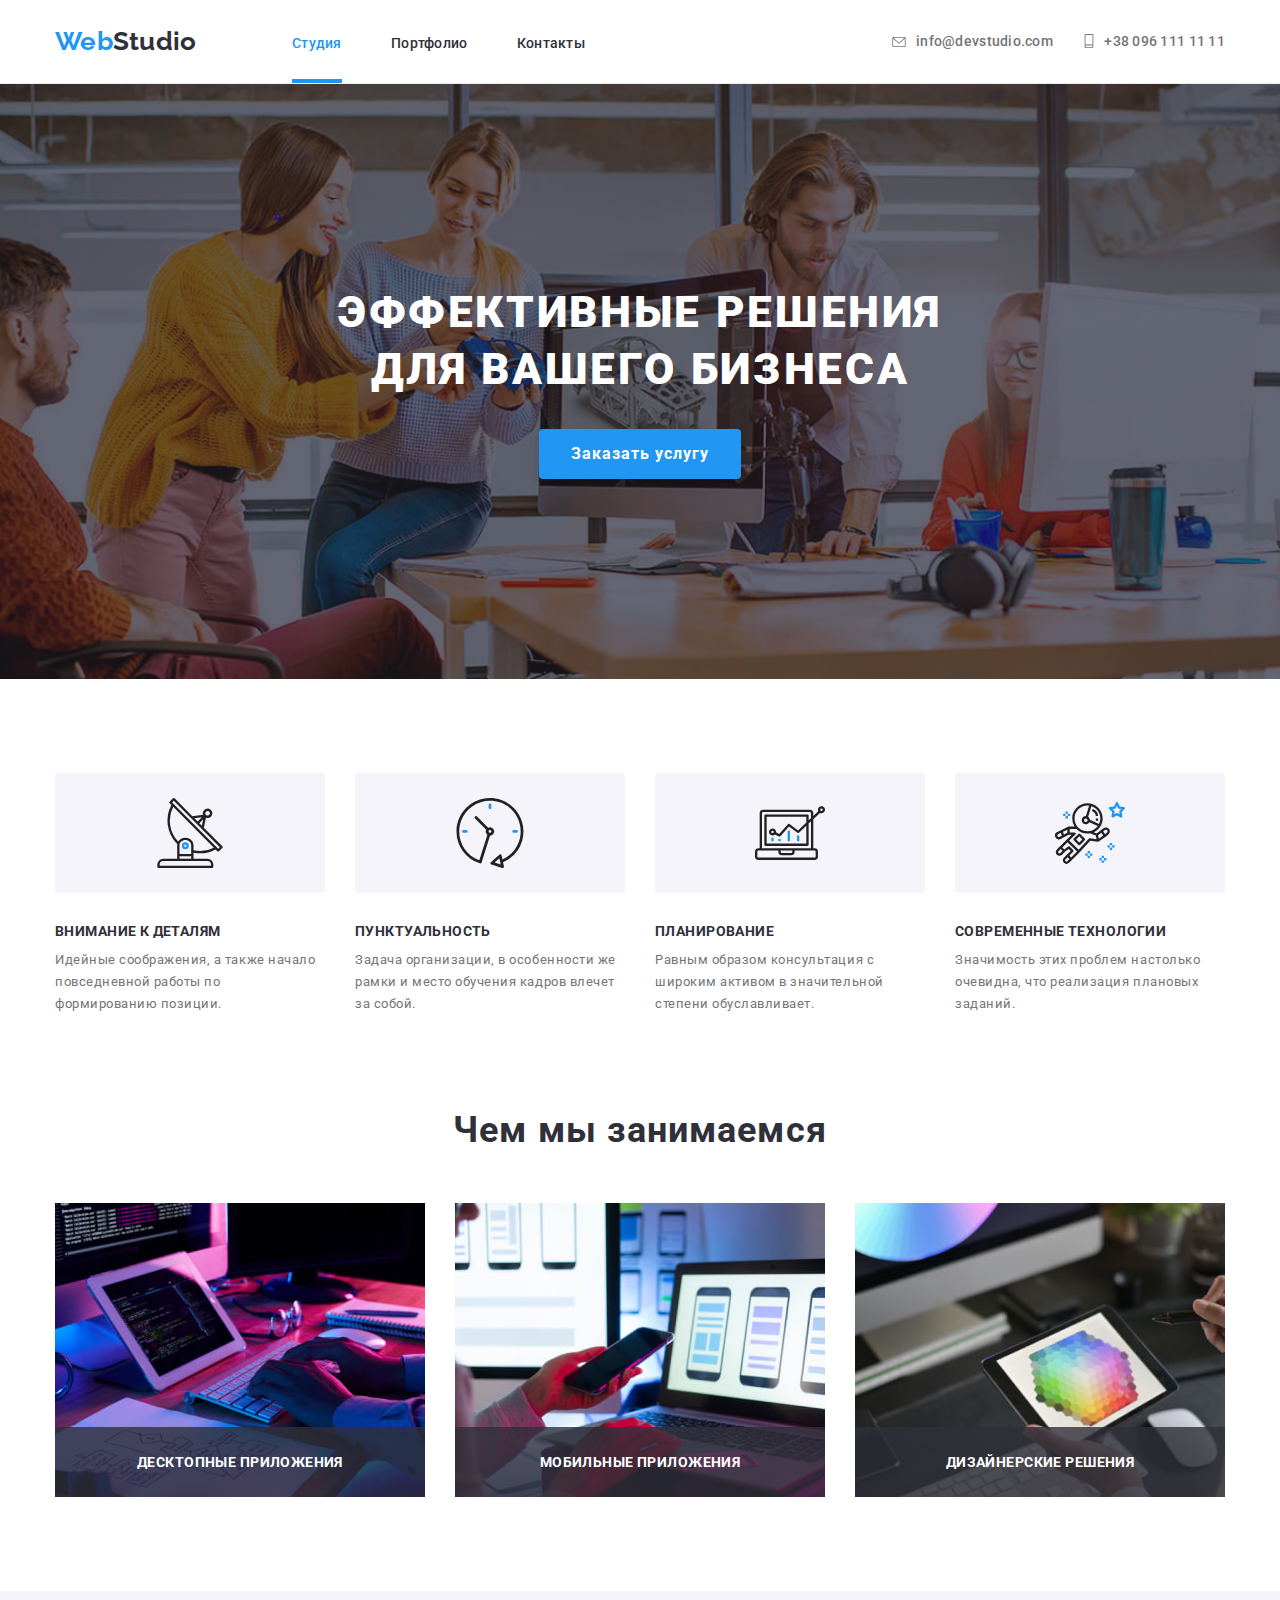
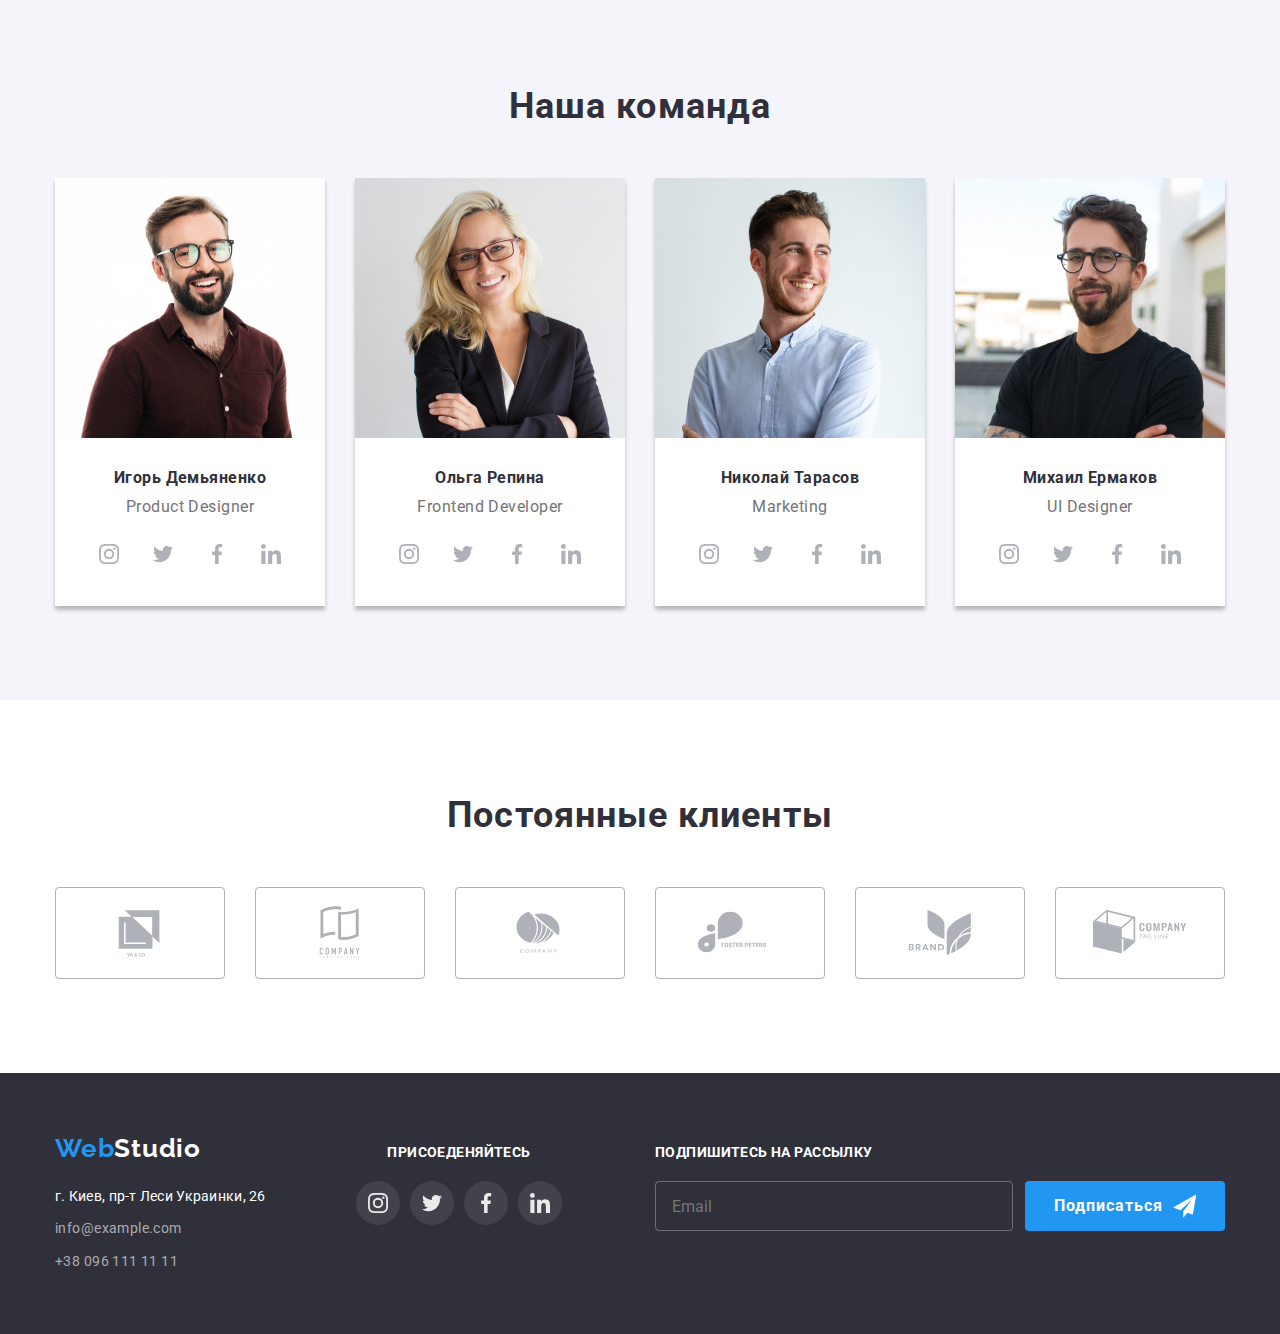
<file: index.html>
<!DOCTYPE html>
<html lang="ru">
  <head>
    <meta charset="UTF-8" />
    <meta http-equiv="X-UA-Compatible" content="IE=edge" />
    <meta name="viewport" content="width=device-width, initial-scale=1.0" />
    <title>Document</title>

    <!-- Project fonts -->

    <link rel="preconnect" href="https://fonts.googleapis.com" />
    <link
      href="https://fonts.googleapis.com/css2?family=Raleway:wght@700&family=Roboto:wght@400;500;700;900&display=swap"
      rel="stylesheet"
    />
    <link rel="preconnect" href="https://fonts.gstatic.com" crossorigin />

    <!-- Сustom styles -->

    <link
      rel="stylesheet"
      href="https://cdnjs.cloudflare.com/ajax/libs/modern-normalize/1.1.0/modern-normalize.min.css"
    />
    <link rel="stylesheet" href="./css/main.min.css" />
  </head>

  <body>
    <!-- Header -->

    <header class="header">
      <div class="header-container container">
        <a class="header-logo link" lang="en" href="/"
          >Web<span class="header-logo__color">Studio</span></a
        >

        <!-- Header-button menu -->
        <button
          class="menu-button"
          type="button"
          aria-expanded="false"
          aria-controls="menu-container"
          data-menu-button
        >
          <svg
            width="24"
            height="16"
            aria-label="переключатель мобильного меню"
          >
            <use class="icon-cross" href="./images/sprite.svg#cross"></use>
            <use class="icon-menu" href="./images/sprite.svg#menu"></use>
          </svg>
        </button>

        <div class="menu-container" id="menu-container" data-menu>
          <nav class="nav__contacts">
            <ul class="nav__list list">
              <li class="nav__item">
                <a href="./index.html" class="nav__link nav__link--active link"
                  >Студия</a
                >
              </li>
              <li class="nav__item">
                <a href="./portfolio.html" class="nav__link link">Портфолио</a>
              </li>
              <li class="nav__item">
                <a href="#footer__ref" class="nav__link link">Контакты</a>
              </li>
            </ul>

            <div class="mobile-contacts">
              <ul class="header-contacts list">
                <li class="header-contacts__list">
                  <a
                    class="header-contacts__link--mail"
                    href="mailto:info@devstudio.com"
                    ><svg class="header-contacts__icon" width="14" height="10">
                      <use href="./images/sprite.svg#envelope"></use></svg
                    >info@devstudio.com</a
                  >
                </li>

                <li class="header-contacts__list">
                  <a
                    class="header-contacts__link--mobile"
                    href="tel:+380961111111"
                    ><svg class="header-contacts__icon" width="10" height="14">
                      <use href="./images/sprite.svg#smartphone"></use></svg
                    >+38 096 111 11 11</a
                  >
                </li>
              </ul>

              <ul class="mobile-menu-list list">
                <li class="mobile-menu-item">
                  <a
                    class="mobile-menu-link link"
                    href="https://www.instagram.com"
                    rel="noopener noreferrer"
                    aria-label="иконка Instagram"
                    >Instagram</a
                  >
                </li>

                <li class="mobile-menu-item">
                  <a
                    class="mobile-menu-link link"
                    href="https://twitter.com"
                    rel="noopener noreferrer"
                    aria-label="иконка Twitter"
                    >Twitter</a
                  >
                </li>

                <li class="mobile-menu-item">
                  <a
                    class="mobile-menu-link link"
                    href="https://www.facebook.com"
                    rel="noopener noreferrer"
                    aria-label="иконка Facebook"
                    >Facebook</a
                  >
                </li>

                <li class="mobile-menu-item">
                  <a
                    class="mobile-menu-link link"
                    href="https://www.linkedin.com"
                    rel="noopener noreferrer"
                    aria-label="иконка linkedin"
                    >linkedin</a
                  >
                </li>
              </ul>
            </div>
          </nav>
        </div>
      </div>
    </header>

    <!-- Hero-section -->

    <main>
      <section class="hero-section">
        <div class="container">
          <div class="slogan-container">
            <h1 class="hero-section__slogan">
              Эффективные решения для вашего бизнеса
            </h1>
            <button class="hero-section__btn" type="button" data-modal-open>
              Заказать услугу
            </button>
          </div>

          <!-- Modal window -->

          <div class="backdrop is-hidden" data-modal>
            <div class="modal-wrapper">
              <button class="modal-btn" data-modal-close>
                <svg class="modal-btn-icon" width="11" height="11">
                  <use href="./images/sprite.svg#cross"></use>
                </svg>
              </button>

              <strong class="modal-wrapper__watchword"
                >Оставьте свои данные, мы вам перезвоним</strong
              >

              <div role="group" class="modal-wrapper__list">
                <form
                  class="modal-wrapper__data"
                  name="contact-form"
                  autocomplete="off"
                >
                  <label class="modal-wrapper__label" for="user-name">
                    <span class="modal-wrapper__item">Имя</span>
                    <input
                      class="modal-wrapper__input"
                      type="text"
                      name="user-name"
                      id="user-name"
                      autofocus
                      placeholder=" "
                    />
                    <svg class="modal-wrapper__icon" width="18" height="18">
                      <use href="./images/icons.svg#icon-person-black"></use>
                    </svg>
                  </label>

                  <label class="modal-wrapper__label" for="user-tel">
                    <span class="modal-wrapper__item">Телефон</span>
                    <input
                      class="modal-wrapper__input"
                      type="tel"
                      name="tel"
                      id="user-tel"
                      placeholder=" "
                    />
                    <svg class="modal-wrapper__icon" width="18" height="18">
                      <use href="./images/icons.svg#icon-phone-black"></use>
                    </svg>
                  </label>

                  <label class="modal-wrapper__label" for="user-mail">
                    <span class="modal-wrapper__item">Почта</span>
                    <input
                      class="modal-wrapper__input"
                      type="email"
                      name="mail"
                      id="user-mail"
                      placeholder=" "
                    />
                    <svg class="modal-wrapper__icon" width="18" height="18">
                      <use href="./images/icons.svg#icon-email-black"></use>
                    </svg>
                  </label>

                  <label class="modal-wrapper__textlabel" for="Comment">
                    <span class="modal-wrapper__item">Комментарий</span>
                    <textarea
                      class="modal-wrapper__textarea"
                      name="Комментарий"
                      id="Comment"
                      rows="3"
                      placeholder="Введите текст"
                    ></textarea>
                  </label>

                  <div class="modal-wrapper__agreement">
                    <label class="agreement-form-group" for="user-agreement">
                      <span class="phrase">
                        Соглашаюсь с рассылкой и принимаю
                        <span
                          ><a class="agreement-phrase" href="##">
                            Условия договора</a
                          ></span
                        >
                      </span>
                      <input
                        class="checkbox visually-hidden"
                        type="checkbox"
                        value=""
                        id="user-agreement"
                      />
                      <span class="custom-checkbox">
                        <svg
                          class="custom-checkbox-icon"
                          width="13"
                          height="10"
                        >
                          <use href="./images/icons.svg#icon-bird"></use>
                        </svg>
                      </span>
                    </label>
                  </div>
                  <button class="submit-btn" type="submit">Отправить</button>
                </form>
              </div>

              <form class="modal-form"></form>
            </div>
          </div>
        </div>
      </section>

      <!-- Features-section -->

      <section class="features">
        <div class="container">
          <h2 class="section-title" hidden>Особенности</h2>
          <ul class="features__list list">
            <li class="features__item">
              <div class="features__container">
                <svg width="70" height="70">
                  <use href="./images/sprite.svg#antenna"></use>
                </svg>
              </div>
              <h3 class="features__subtitle">Внимание к деталям</h3>
              <p class="features__paragraph">
                Идейные соображения, а также начало повседневной работы по
                формированию позиции.
              </p>
            </li>

            <li class="features__item">
              <div class="features__container">
                <svg width="70" height="70">
                  <use href="./images/sprite.svg#clock"></use>
                </svg>
              </div>
              <h3 class="features__subtitle">Пунктуальность</h3>
              <p class="features__paragraph">
                Задача организации, в особенности же рамки и место обучения
                кадров влечет за собой.
              </p>
            </li>

            <li class="features__item">
              <div class="features__container">
                <svg width="70" height="70">
                  <use href="./images/sprite.svg#diagram"></use>
                </svg>
              </div>
              <h3 class="features__subtitle">Планирование</h3>
              <p class="features__paragraph">
                Равным образом консультация с широким активом в значительной
                степени обуславливает.
              </p>
            </li>

            <li class="features__item">
              <div class="features__container">
                <svg width="70" height="70">
                  <use href="./images/sprite.svg#astronaut"></use>
                </svg>
              </div>
              <h3 class="features__subtitle">Современные технологии</h3>
              <p class="features__paragraph">
                Значимость этих проблем настолько очевидна, что реализация
                плановых заданий.
              </p>
            </li>
          </ul>
        </div>
      </section>

      <!-- Servises-section -->

      <section class="services section">
        <div class="container">
          <h2 class="section-title">Чем мы занимаемся</h2>
          <ul class="services__list list">
            <li class="services__item">
              <img
                class="services__image"
                srcset="
                  ./images/services/img-1_370.jpg 370w,
                  ./images/services/img-1_740.jpg 740w
                "
                sizes="(min-width: 1200px) 370px, 100vw"
                src="./images/services/img-1_370.jpg"
                alt="Разработка десктопных приложений"
                width="370"
                height="294"
                loading="lazy"
              />
              <div class="servises__description">
                <p class="services__paragraph">ДЕСКТОПНЫЕ ПРИЛОЖЕНИЯ</p>
              </div>
            </li>

            <li class="services__item">
              <img
                class="services__image"
                srcset="
                  ./images/services/img-2_370.jpg 370w,
                  ./images/services/img-2_740.jpg 740w
                "
                sizes="(min-width: 1200px) 370px, 100vw"
                src="./images/services/img-2_370.jpg"
                alt="Разработка десктопных приложений"
                width="370"
                height="294"
                loading="lazy"
              />
              <div class="servises__description">
                <p class="services__paragraph">МОБИЛЬНЫЕ ПРИЛОЖЕНИЯ</p>
              </div>
            </li>

            <li class="services__item">
              <img
                class="services__image"
                srcset="
                  ./images/services/img-3_370.jpg 370w,
                  ./images/services/img-3_740.jpg 740w
                "
                sizes="(min-width: 1200px) 370px, 100vw"
                src="./images/services/img-3_370.jpg"
                alt="Разработка десктопных приложений"
                width="370"
                height="294"
                loading="lazy"
              />
              <div class="servises__description">
                <p class="services__paragraph">ДИЗАЙНЕРСКИЕ РЕШЕНИЯ</p>
              </div>
            </li>
          </ul>
        </div>
      </section>

      <!-- Team-section -->

      <section class="team-section section">
        <div class="container">
          <h2 class="section-title">Наша команда</h2>
          <ul class="team__list list">
            <li class="team__block">
              <img
                class="team__photo"
                srcset="
                  ./images/team/img-1_270.jpg 270w,
                  ./images/team/img-1_354.jpg 354w,
                  ./images/team/img-1_450.jpg 450w,
                  ./images/team/img-1_540.jpg 540w,
                  ./images/team/img-1_708.jpg 708w,
                  ./images/team/img-1_900.jpg 900w
                "
                sizes="
                    (min-width: 1200px) 270px,
                    (min-width: 768px) 354px,
                    (max-width: 767px) 450px,
                    100vw"
                src="./images/team/img-1_450.jpg"
                alt="Дизайнер"
                width="450"
                height="460"
                loading="lazy"
              />
              <div class="team__card">
                <h3 class="team__name">Игорь Демьяненко</h3>
                <p class="team__position" lang="en">Product Designer</p>
                <ul class="team__socials-list">
                  <li class="team__socials-item">
                    <a
                      class="team__socials-link"
                      href="https://www.instagram.com"
                      target="_blank"
                      rel="noopener noreferrer"
                      aria-label="иконка instagram"
                      ><svg class="team__socials-icon" width="20" height="20">
                        <use href="./images/sprite.svg#instagram"></use></svg
                    ></a>
                  </li>

                  <li class="team__socials-item">
                    <a
                      class="team__socials-link"
                      href="https://twitter.com"
                      target="_blank"
                      rel="noopener noreferrer"
                      aria-label="иконка twitter"
                      ><svg class="team__socials-icon" width="20" height="20">
                        <use href="./images/sprite.svg#twitter"></use></svg
                    ></a>
                  </li>

                  <li class="team__socials-item">
                    <a
                      class="team__socials-link"
                      href="https://www.facebook.com"
                      target="_blank"
                      rel="noopener noreferrer"
                      aria-label="иконка facebook"
                      ><svg class="team__socials-icon" width="20" height="20">
                        <use href="./images/sprite.svg#facebook"></use></svg
                    ></a>
                  </li>

                  <li class="team__socials-item">
                    <a
                      class="team__socials-link"
                      href="https://www.linkedin.com"
                      target="_blank"
                      rel="noopener noreferrer"
                      aria-label="иконка linkedin"
                      ><svg class="team__socials-icon" width="20" height="20">
                        <use href="./images/sprite.svg#linkedin"></use></svg
                    ></a>
                  </li>
                </ul>
              </div>
            </li>

            <li class="team__block">
              <img
                class="team__photo"
                srcset="
                  ./images/team/img-2_270.jpg 270w,
                  ./images/team/img-2_354.jpg 354w,
                  ./images/team/img-2_450.jpg 450w,
                  ./images/team/img-2_540.jpg 540w,
                  ./images/team/img-2_708.jpg 708w,
                  ./images/team/img-2_900.jpg 900w
                "
                sizes="
                    (min-width: 1200px) 270px,
                    (min-width: 768px) 354px,
                    (max-width: 767px) 450px,
                    100vw"
                src="./images/team/img-2_450.jpg"
                alt="Разработчик"
                width="450"
                height="460"
                loading="lazy"
              />
              <div class="team__card">
                <h3 class="team__name">Ольга Репина</h3>
                <p class="team__position" lang="en">Frontend Developer</p>
                <ul class="team__socials-list">
                  <li class="team__socials-item">
                    <a
                      class="team__socials-link"
                      href="https://www.instagram.com"
                      target="_blank"
                      rel="noopener noreferrer"
                      aria-label="иконка instagram"
                      ><svg class="team__socials-icon" width="20" height="20">
                        <use href="./images/sprite.svg#instagram"></use></svg
                    ></a>
                  </li>

                  <li class="team__socials-item">
                    <a
                      class="team__socials-link"
                      href="https://twitter.com"
                      target="_blank"
                      rel="noopener noreferrer"
                      aria-label="иконка twitter"
                      ><svg class="team__socials-icon" width="20" height="20">
                        <use href="./images/sprite.svg#twitter"></use></svg
                    ></a>
                  </li>

                  <li class="team__socials-item">
                    <a
                      class="team__socials-link"
                      href="##"
                      target="_blank"
                      rel="noopener noreferrer"
                      aria-label="иконка facebook"
                      ><svg class="team__socials-icon" width="20" height="20">
                        <use href="./images/sprite.svg#facebook"></use></svg
                    ></a>
                  </li>

                  <li class="team__socials-item">
                    <a
                      class="team__socials-link"
                      href="https://www.linkedin.com"
                      target="_blank"
                      rel="noopener noreferrer"
                      aria-label="иконка linkedin"
                      ><svg class="team__socials-icon" width="20" height="20">
                        <use href="./images/sprite.svg#linkedin"></use></svg
                    ></a>
                  </li>
                </ul>
              </div>
            </li>

            <li class="team__block">
              <img
                class="team__photo"
                srcset="
                  ./images/team/img-3_270.jpg 270w,
                  ./images/team/img-3_354.jpg 354w,
                  ./images/team/img-3_450.jpg 450w,
                  ./images/team/img-3_540.jpg 540w,
                  ./images/team/img-3_708.jpg 708w,
                  ./images/team/img-3_900.jpg 900w
                "
                sizes="
                    (min-width: 1200px) 270px,
                    (min-width: 768px) 354px,
                    (max-width: 767px) 450px,
                    100vw"
                src="./images/team/img-3_450.jpg"
                alt="Маркетолог"
                width="450"
                height="460"
                loading="lazy"
              />
              <div class="team__card">
                <h3 class="team__name">Николай Тарасов</h3>
                <p class="team__position" lang="en">Marketing</p>
                <ul class="team__socials-list">
                  <li class="team__socials-item">
                    <a
                      class="team__socials-link"
                      href="https://www.instagram.com"
                      target="_blank"
                      rel="noopener noreferrer"
                      aria-label="иконка instagram"
                      ><svg class="team__socials-icon" width="20" height="20">
                        <use href="./images/sprite.svg#instagram"></use></svg
                    ></a>
                  </li>

                  <li class="team__socials-item">
                    <a
                      class="team__socials-link"
                      href="https://twitter.com"
                      target="_blank"
                      rel="noopener noreferrer"
                      aria-label="иконка twitter"
                      ><svg class="team__socials-icon" width="20" height="20">
                        <use href="./images/sprite.svg#twitter"></use></svg
                    ></a>
                  </li>

                  <li class="team__socials-item">
                    <a
                      class="team__socials-link"
                      href="##"
                      target="_blank"
                      rel="noopener noreferrer"
                      aria-label="иконка facebook"
                      ><svg class="team__socials-icon" width="20" height="20">
                        <use href="./images/sprite.svg#facebook"></use></svg
                    ></a>
                  </li>

                  <li class="team__socials-item">
                    <a
                      class="team__socials-link"
                      href="https://www.linkedin.com"
                      target="_blank"
                      rel="noopener noreferrer"
                      aria-label="иконка linkedin"
                      ><svg class="team__socials-icon" width="20" height="20">
                        <use href="./images/sprite.svg#linkedin"></use></svg
                    ></a>
                  </li>
                </ul>
              </div>
            </li>

            <li class="team__block">
              <img
                class="team__photo"
                srcset="
                  ./images/team/img-4_270.jpg 270w,
                  ./images/team/img-4_354.jpg 354w,
                  ./images/team/img-4_450.jpg 450w,
                  ./images/team/img-4_540.jpg 540w,
                  ./images/team/img-4_708.jpg 708w,
                  ./images/team/img-4_900.jpg 900w
                "
                sizes="
                    (min-width: 1200px) 270px, 
                    (min-width: 768px) 354px,
                    (max-width: 767px) 450px,
                    100vw"
                src="./images/team/img-4_450.jpg"
                alt="Дизайнер UI"
                width="450"
                height="460"
                loading="lazy"
              />
              <div class="team__card">
                <h3 class="team__name">Михаил Ермаков</h3>
                <p class="team__position" lang="en">UI Designer</p>
                <ul class="team__socials-list">
                  <li class="team__socials-item">
                    <a
                      class="team__socials-link"
                      href="https://www.instagram.com"
                      target="_blank"
                      rel="noopener noreferrer"
                      aria-label="иконка instagram"
                      ><svg class="team__socials-icon" width="20" height="20">
                        <use href="./images/sprite.svg#instagram"></use></svg
                    ></a>
                  </li>

                  <li class="team__socials-item">
                    <a
                      class="team__socials-link"
                      href="https://twitter.com"
                      target="_blank"
                      rel="noopener noreferrer"
                      aria-label="иконка twitter"
                      ><svg class="team__socials-icon" width="20" height="20">
                        <use href="./images/sprite.svg#twitter"></use></svg
                    ></a>
                  </li>

                  <li class="team__socials-item">
                    <a
                      class="team__socials-link"
                      href="##"
                      target="_blank"
                      rel="noopener noreferrer"
                      aria-label="иконка facebook"
                      ><svg class="team__socials-icon" width="20" height="20">
                        <use href="./images/sprite.svg#facebook"></use></svg
                    ></a>
                  </li>

                  <li class="team__socials-item">
                    <a
                      class="team__socials-link"
                      href="https://www.linkedin.com"
                      target="_blank"
                      rel="noopener noreferrer"
                      aria-label="иконка linkedin"
                      ><svg class="team__socials-icon" width="20" height="20">
                        <use href="./images/sprite.svg#linkedin"></use></svg
                    ></a>
                  </li>
                </ul>
              </div>
            </li>
          </ul>
        </div>
      </section>

      <!-- Customers-section -->

      <section class="customers-section section">
        <div class="container">
          <h2 class="section-title">Постоянные клиенты</h2>
          <ul class="customers__list list">
            <li class="customers__item">
              <a
                class="customers__link"
                href="/"
                target="_blank"
                rel="noopener noreferrer"
                aria-label="иконка Company"
              >
                <svg width="106" height="60">
                  <use href="./images/sprite.svg#first-logo"></use>
                </svg>
              </a>
            </li>

            <li class="customers__item">
              <a
                class="customers__link"
                href="/"
                target="_blank"
                rel="noopener noreferrer"
                aria-label="иконка Company"
                ><svg width="106" height="60">
                  <use href="./images/sprite.svg#second-logo"></use></svg
              ></a>
            </li>

            <li class="customers__item">
              <a
                class="customers__link"
                href="/"
                target="_blank"
                rel="noopener noreferrer"
                aria-label="иконка Company"
                ><svg width="106" height="60">
                  <use href="./images/sprite.svg#third-logo"></use></svg
              ></a>
            </li>

            <li class="customers__item">
              <a
                class="customers__link"
                href="/"
                target="_blank"
                rel="noopener noreferrer"
                aria-label="иконка Company"
                ><svg width="106" height="60">
                  <use href="./images/sprite.svg#fourth-logo"></use></svg
              ></a>
            </li>

            <li class="customers__item">
              <a
                class="customers__link"
                href="/"
                target="_blank"
                rel="noopener noreferrer"
                aria-label="иконка Company"
              >
                <svg width="106" height="60">
                  <use href="./images/sprite.svg#fifth-logo"></use>
                </svg>
              </a>
            </li>

            <li class="customers__item">
              <a
                class="customers__link"
                href="/"
                target="_blank"
                rel="noopener noreferrer"
                aria-label="иконка Company"
              >
                <svg width="106" height="60">
                  <use href="./images/sprite.svg#sixth-logo"></use>
                </svg>
              </a>
            </li>
          </ul>
        </div>
      </section>
    </main>

    <!-- Footer -->

    <footer class="footer" id="footer__ref">
      <div class="footer-contanier container">
        <div class="footer__tablet-invite">
          <div class="footer__adress-group">
            <a class="footer__logo link" lang="en" href="/"
              >Web<span class="footer__logo-color">Studio</span></a
            >

            <address class="footer__adress-link">
              <a class="footer__adress">г. Киев, пр-т Леси Украинки, 26</a>

              <ul class="footer__list">
                <li class="footer__adress-item">
                  <a class="footer__link link" href="mailto:info@example.com"
                    >info@example.com</a
                  >
                </li>

                <li class="footer__adress-item">
                  <a class="footer__link link" href="tel:+380961111111"
                    >+38 096 111 11 11</a
                  >
                </li>
              </ul>
            </address>
          </div>

          <!-- Footer-socials -->

          <div class="footer__invite-container">
            <p class="footer__heading">ПРИСОЕДЕНЯЙТЕСЬ</p>

            <ul class="footer-socials__list">
              <li class="footer-socials__item">
                <a
                  class="footer-socials__link"
                  href="https://www.instagram.com"
                  target="_blank"
                  rel="noopener noreferrer"
                  aria-label="иконка instagram"
                  ><svg class="footer-socials__icon" width="20" height="20">
                    <use href="./images/sprite.svg#instagram"></use></svg
                ></a>
              </li>

              <li class="footer-socials__item">
                <a
                  class="footer-socials__link"
                  href="https://twitter.com"
                  target="_blank"
                  rel="noopener noreferrer"
                  aria-label="иконка twitter"
                  ><svg class="footer-socials__icon" width="20" height="20">
                    <use href="./images/sprite.svg#twitter"></use></svg
                ></a>
              </li>

              <li class="footer-socials__item">
                <a
                  class="footer-socials__link"
                  href="https://www.facebook.com"
                  target="_blank"
                  rel="noopener noreferrer"
                  aria-label="иконка facebook"
                  ><svg class="footer-socials__icon" width="20" height="20">
                    <use href="./images/sprite.svg#facebook"></use></svg
                ></a>
              </li>

              <li class="footer-socials__item">
                <a
                  class="footer-socials__link"
                  href="https://www.linkedin.com"
                  target="_blank"
                  rel="noopener noreferrer"
                  aria-label="иконка linkedin"
                  ><svg class="footer-socials__icon" width="20" height="20">
                    <use href="./images/sprite.svg#linkedin"></use></svg
                ></a>
              </li>
            </ul>
          </div>
        </div>
        <!-- Footer-invitation -->

        <div class="footer__msg-container">
          <strong class="footer__heading">ПОДПИШИТЕСЬ НА РАССЫЛКУ</strong>
          <div class="footer__msg-form">
            <label class="footer__label" for="footer-mail"></label>
            <input
              class="footer__input"
              type="email"
              name="footer-mail"
              placeholder="Email"
              id="footer-mail"
            />

            <button class="footer__btn" type="submit">
              Подписаться
              <svg class="icon-send" width="24" height="24">
                <use href="./images/icons.svg#icon-send"></use>
              </svg>
            </button>
          </div>
        </div>
      </div>
    </footer>

    <!-- Script -->

    <script src="./js/modal.js"></script>
    <script src="./js/mobile-menu.js"></script>
  </body>
</html>
</file>
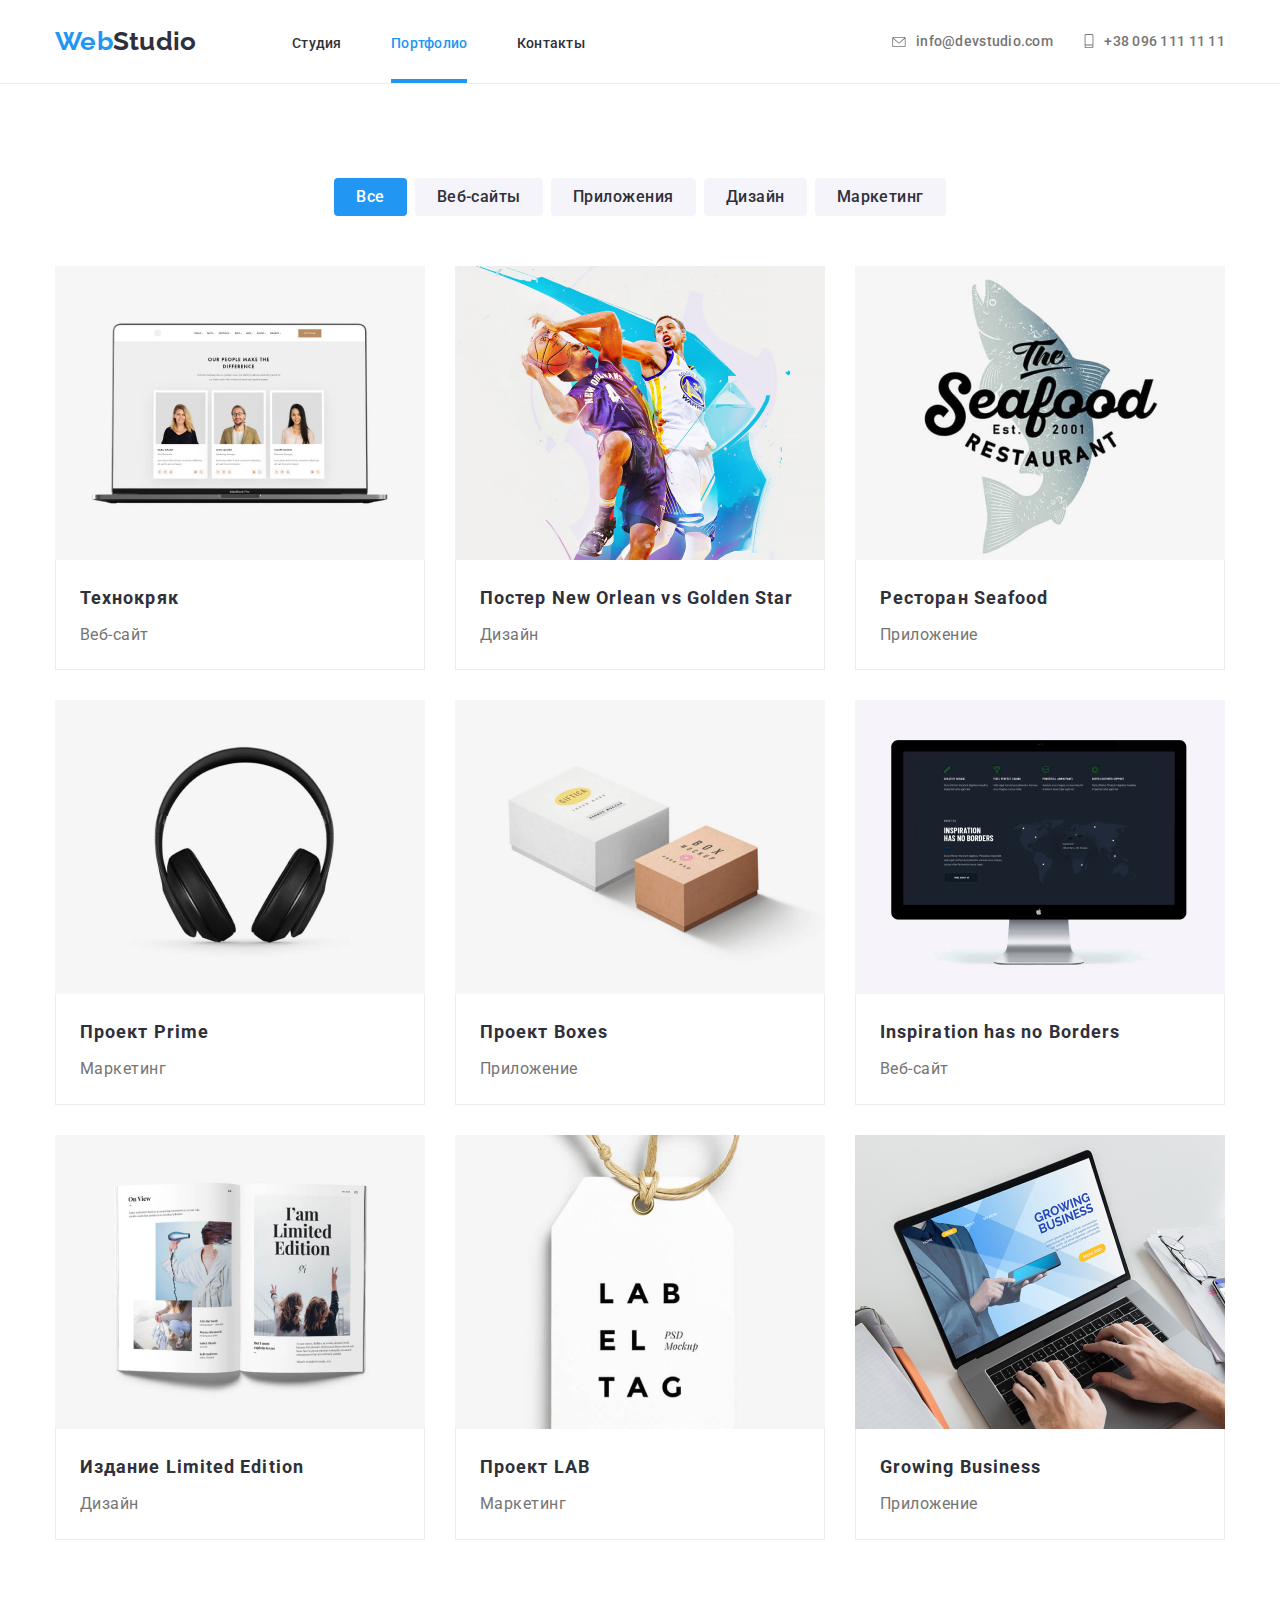
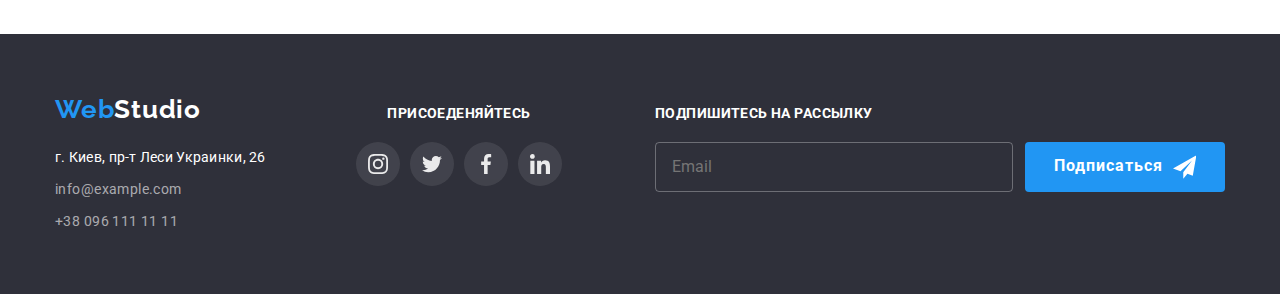
<file: portfolio.html>
<!DOCTYPE html>
<html lang="ru">
  <head>
    <meta charset="UTF-8" />
    <meta http-equiv="X-UA-Compatible" content="IE=edge" />
    <meta name="viewport" content="width=device-width, initial-scale=1.0" />
    <title>Document</title>

    <!-- Project fonts -->
    <link rel="preconnect" href="https://fonts.googleapis.com" />
    <link
      href="https://fonts.googleapis.com/css2?family=Raleway:wght@700&family=Roboto:wght@400;500;700;900&display=swap"
      rel="stylesheet"
    />
    <link rel="preconnect" href="https://fonts.gstatic.com" crossorigin />

    <!-- Сustom styles -->
    <link
      rel="stylesheet"
      href="https://cdnjs.cloudflare.com/ajax/libs/modern-normalize/1.1.0/modern-normalize.min.css"
    />
    <link rel="stylesheet" href="./css/main.min.css" />
  </head>

  <body>
    <!-- Header -->

    <header class="header">
      <div class="header-container container">
        <a class="header-logo link" lang="en" href="/"
          >Web<span class="header-logo__color">Studio</span></a
        >

        <!-- Header-button menu -->
        <button
          class="menu-button"
          type="button"
          aria-expanded="false"
          aria-controls="menu-container"
          data-menu-button
        >
          <svg
            width="24"
            height="16"
            aria-label="переключатель мобильного меню"
          >
            <use class="icon-cross" href="./images/sprite.svg#cross"></use>
            <use class="icon-menu" href="./images/sprite.svg#menu"></use>
          </svg>
        </button>

        <div class="menu-container" id="menu-container" data-menu>
          <nav class="nav__contacts">
            <ul class="nav__list list">
              <li class="nav__item">
                <a href="./index.html" class="nav__link link">Студия</a>
              </li>
              <li class="nav__item">
                <a
                  href="./portfolio.html"
                  class="nav__link nav__link--active link"
                  >Портфолио</a
                >
              </li>
              <li class="nav__item">
                <a href="#footer__ref" class="nav__link link">Контакты</a>
              </li>
            </ul>

            <div class="mobile-contacts">
              <ul class="header-contacts list">
                <li class="header-contacts__list">
                  <a
                    class="header-contacts__link--mail"
                    href="mailto:info@devstudio.com"
                    ><svg class="header-contacts__icon" width="14" height="10">
                      <use href="./images/sprite.svg#envelope"></use></svg
                    >info@devstudio.com</a
                  >
                </li>

                <li class="header-contacts__list">
                  <a
                    class="header-contacts__link--mobile"
                    href="tel:+380961111111"
                    ><svg class="header-contacts__icon" width="10" height="14">
                      <use href="./images/sprite.svg#smartphone"></use></svg
                    >+38 096 111 11 11</a
                  >
                </li>
              </ul>

              <ul class="mobile-menu-list list">
                <li class="mobile-menu-item">
                  <a
                    class="mobile-menu-link link"
                    href="https://www.instagram.com"
                    rel="noopener noreferrer"
                    aria-label="иконка Instagram"
                    >Instagram</a
                  >
                </li>

                <li class="mobile-menu-item">
                  <a
                    class="mobile-menu-link link"
                    href="https://twitter.com"
                    rel="noopener noreferrer"
                    aria-label="иконка Twitter"
                    >Twitter</a
                  >
                </li>

                <li class="mobile-menu-item">
                  <a
                    class="mobile-menu-link link"
                    href="https://www.facebook.com"
                    rel="noopener noreferrer"
                    aria-label="иконка Facebook"
                    >Facebook</a
                  >
                </li>

                <li class="mobile-menu-item">
                  <a
                    class="mobile-menu-link link"
                    href="https://www.linkedin.com"
                    rel="noopener noreferrer"
                    aria-label="иконка linkedin"
                    >linkedin</a
                  >
                </li>
              </ul>
            </div>
          </nav>
        </div>
      </div>
    </header>

    <!-- Portfolio-management -->

    <main>
      <section class="portfolio">
        <div class="container">
          <h1 hidden>Наши работы</h1>
          <ul class="portfolio__btn-list list">
            <li class="portfolio__item">
              <button type="button" class="portfolio__sum-btn">Все</button>
            </li>

            <li class="portfolio__item">
              <button type="button" class="portfolio__btn">Веб-сайты</button>
            </li>

            <li class="portfolio__item">
              <button type="button" class="portfolio__btn">Приложения</button>
            </li>

            <li class="portfolio__item">
              <button type="button" class="portfolio__btn">Дизайн</button>
            </li>

            <li class="portfolio__item">
              <button type="button" class="portfolio__btn">Маркетинг</button>
            </li>
          </ul>

          <!-- Progects -->

          <ul class="projects list">
            <li class="projects__item">
              <a class="projects__link" href="##">
                <div class="projects__overlay">
                  <img
                    srcset="
                      ./images/projects/img-1_354.jpg 354w,
                      ./images/projects/img-1_370.jpg 370w,
                      ./images/projects/img-1_450.jpg 450w,
                      ./images/projects/img-1_708.jpg 708w,
                      ./images/projects/img-1_740.jpg 740w,
                      ./images/projects/img-1_900.jpg 900w
                    "
                    sizes="
                          (min-width: 1200px) 370px,
                          (min-width: 768px) 354px,
                          (max-width: 767px) 450px,
                          100vw"
                    src="./images/projects/img-1_450.jpg"
                    alt="Технокряк"
                    width="450"
                    height="294"
                    loading="lazy"
                  />
                  <div class="projects__overlay-text">
                    <p>
                      Ресурс предлагает комплексные предложения с разным уровнем
                      функционала и сервисов. Все это позволит посетителю
                      получить исчерпывающие сведения о компании или частном
                      лице.
                    </p>
                  </div>
                </div>

                <div class="projects__card">
                  <h2 class="projects__customer">Технокряк</h2>
                  <p class="projects__description">Веб-сайт</p>
                </div>
              </a>
            </li>

            <li class="projects__item">
              <a class="projects__link" href="##">
                <div class="projects__overlay">
                  <img
                    srcset="
                      ./images/projects/img-2_354.jpg 354w,
                      ./images/projects/img-2_370.jpg 370w,
                      ./images/projects/img-2_450.jpg 450w,
                      ./images/projects/img-2_708.jpg 708w,
                      ./images/projects/img-2_740.jpg 740w,
                      ./images/projects/img-2_900.jpg 900w
                    "
                    sizes="
                          (min-width: 1200px) 370px,
                          (min-width: 768px) 354px,
                          (max-width: 767px) 450px,
                          100vw"
                    src="./images/projects/img-2_450.jpg"
                    alt="Постер New Orlean vs Golden Star"
                    width="450"
                    height="294"
                    loading="lazy"
                  />
                  <div class="projects__overlay-text">
                    <p>
                      Ресурс предлагает комплексные предложения с разным уровнем
                      функционала и сервисов. Все это позволит посетителю
                      получить исчерпывающие сведения о компании или частном
                      лице.
                    </p>
                  </div>
                </div>

                <div class="projects__card">
                  <h2 class="projects__customer">
                    Постер <span lang="en">New Orlean vs Golden Star</span>
                  </h2>
                  <p class="projects__description">Дизайн</p>
                </div>
              </a>
            </li>

            <li class="projects__item">
              <a class="projects__link" href="##">
                <div class="projects__overlay">
                  <img
                    srcset="
                      ./images/projects/img-3_354.jpg 354w,
                      ./images/projects/img-3_370.jpg 370w,
                      ./images/projects/img-3_450.jpg 450w,
                      ./images/projects/img-3_708.jpg 708w,
                      ./images/projects/img-3_740.jpg 740w,
                      ./images/projects/img-3_900.jpg 900w
                    "
                    sizes="
                          (min-width: 1200px) 370px,
                          (min-width: 768px) 354px,
                          (max-width: 767px) 450px,
                          100vw"
                    src="./images/projects/img-3_450.jpg"
                    alt="Ресторан Seafood"
                    width="450"
                    height="294"
                    loading="lazy"
                  />
                  <div class="projects__overlay-text">
                    <p>
                      Ресурс предлагает комплексные предложения с разным уровнем
                      функционала и сервисов. Все это позволит посетителю
                      получить исчерпывающие сведения о компании или частном
                      лице.
                    </p>
                  </div>
                </div>

                <div class="projects__card">
                  <h2 class="projects__customer">
                    Ресторан <span lang="en">Seafood</span>
                  </h2>
                  <p class="projects__description">Приложение</p>
                </div>
              </a>
            </li>

            <li class="projects__item">
              <a class="projects__link" href="##">
                <div class="projects__overlay">
                  <img
                    srcset="
                      ./images/projects/img-4_354.jpg 354w,
                      ./images/projects/img-4_370.jpg 370w,
                      ./images/projects/img-4_450.jpg 450w,
                      ./images/projects/img-4_708.jpg 708w,
                      ./images/projects/img-4_740.jpg 740w,
                      ./images/projects/img-4_900.jpg 900w
                    "
                    sizes="
                          (min-width: 1200px) 370px,
                          (min-width: 768px) 354px,
                          (max-width: 767px) 450px,
                          100vw"
                    src="./images/projects/img-4_450.jpg"
                    alt="Проект Prime"
                    width="450"
                    height="294"
                    loading="lazy"
                  />
                  <div class="projects__overlay-text">
                    <p>
                      Ресурс предлагает комплексные предложения с разным уровнем
                      функционала и сервисов. Все это позволит посетителю
                      получить исчерпывающие сведения о компании или частном
                      лице.
                    </p>
                  </div>
                </div>

                <div class="projects__card">
                  <h2 class="projects__customer">
                    Проект <span lang="en">Prime</span>
                  </h2>
                  <p class="projects__description">Маркетинг</p>
                </div>
              </a>
            </li>

            <li class="projects__item">
              <a class="projects__link" href="##">
                <div class="projects__overlay">
                  <img
                    srcset="
                      ./images/projects/img-5_354.jpg 354w,
                      ./images/projects/img-5_370.jpg 370w,
                      ./images/projects/img-5_450.jpg 450w,
                      ./images/projects/img-5_708.jpg 708w,
                      ./images/projects/img-5_740.jpg 740w,
                      ./images/projects/img-5_900.jpg 900w
                    "
                    sizes="
                          (min-width: 1200px) 370px,
                          (min-width: 768px) 354px,
                          (max-width: 767px) 450px,
                          100vw"
                    src="./images/projects/img-5_450.jpg"
                    alt="Проект Boxes"
                    width="450"
                    height="294"
                    loading="lazy"
                  />
                  <div class="projects__overlay-text">
                    <p>
                      Ресурс предлагает комплексные предложения с разным уровнем
                      функционала и сервисов. Все это позволит посетителю
                      получить исчерпывающие сведения о компании или частном
                      лице.
                    </p>
                  </div>
                </div>

                <div class="projects__card">
                  <h2 class="projects__customer">
                    Проект <span lang="en">Boxes</span>
                  </h2>
                  <p class="projects__description">Приложение</p>
                </div>
              </a>
            </li>

            <li class="projects__item">
              <a class="projects__link" href="##">
                <div class="projects__overlay">
                  <img
                    srcset="
                      ./images/projects/img-6_354.jpg 354w,
                      ./images/projects/img-6_370.jpg 370w,
                      ./images/projects/img-6_450.jpg 450w,
                      ./images/projects/img-6_708.jpg 708w,
                      ./images/projects/img-6_740.jpg 740w,
                      ./images/projects/img-6_900.jpg 900w
                    "
                    sizes="
                          (min-width: 1200px) 370px,
                          (min-width: 768px) 354px,
                          (max-width: 767px) 450px,
                          100vw"
                    src="./images/projects/img-6_450.jpg"
                    alt="Inspiration has no Borders"
                    width="450"
                    height="294"
                    loading="lazy"
                  />
                  <div class="projects__overlay-text">
                    <p>
                      Ресурс предлагает комплексные предложения с разным уровнем
                      функционала и сервисов. Все это позволит посетителю
                      получить исчерпывающие сведения о компании или частном
                      лице.
                    </p>
                  </div>
                </div>

                <div class="projects__card">
                  <h2 class="projects__customer" lang="en">
                    Inspiration has no Borders
                  </h2>
                  <p class="projects__description">Веб-сайт</p>
                </div>
              </a>
            </li>

            <li class="projects__item">
              <a class="projects__link" href="##">
                <div class="projects__overlay">
                  <img
                    srcset="
                      ./images/projects/img-7_354.jpg 354w,
                      ./images/projects/img-7_370.jpg 370w,
                      ./images/projects/img-7_450.jpg 450w,
                      ./images/projects/img-7_708.jpg 708w,
                      ./images/projects/img-7_740.jpg 740w,
                      ./images/projects/img-7_900.jpg 900w
                    "
                    sizes="
                          (min-width: 1200px) 370px,
                          (min-width: 768px) 354px,
                          (max-width: 767px) 450px,
                          100vw"
                    src="./images/projects/img-7_450.jpg"
                    alt="Издание Limited Edition"
                    width="450"
                    height="294"
                    loading="lazy"
                  />
                  <div class="projects__overlay-text">
                    <p>
                      Ресурс предлагает комплексные предложения с разным уровнем
                      функционала и сервисов. Все это позволит посетителю
                      получить исчерпывающие сведения о компании или частном
                      лице.
                    </p>
                  </div>
                </div>

                <div class="projects__card">
                  <h2 class="projects__customer">
                    Издание <span lang="en">Limited Edition</span>
                  </h2>
                  <p class="projects__description">Дизайн</p>
                </div>
              </a>
            </li>

            <li class="projects__item">
              <a class="projects__link" href="##">
                <div class="projects__overlay">
                  <img
                    srcset="
                      ./images/projects/img-8_354.jpg 354w,
                      ./images/projects/img-8_370.jpg 370w,
                      ./images/projects/img-8_450.jpg 450w,
                      ./images/projects/img-8_708.jpg 708w,
                      ./images/projects/img-8_740.jpg 740w,
                      ./images/projects/img-8_900.jpg 900w
                    "
                    sizes="
                          (min-width: 1200px) 370px,
                          (min-width: 768px) 354px,
                          (max-width: 767px) 450px,
                          100vw"
                    src="./images/projects/img-8_450.jpg"
                    alt="Проект LAB"
                    width="450"
                    height="294"
                    loading="lazy"
                  />
                  <div class="projects__overlay-text">
                    <p>
                      Ресурс предлагает комплексные предложения с разным уровнем
                      функционала и сервисов. Все это позволит посетителю
                      получить исчерпывающие сведения о компании или частном
                      лице.
                    </p>
                  </div>
                </div>

                <div class="projects__card">
                  <h2 class="projects__customer">
                    Проект <span lang="en">LAB</span>
                  </h2>
                  <p class="projects__description">Маркетинг</p>
                </div>
              </a>
            </li>

            <li class="projects__item">
              <a class="projects__link" href="##">
                <div class="projects__overlay">
                  <img
                    srcset="
                      ./images/projects/img-9_354.jpg 354w,
                      ./images/projects/img-9_370.jpg 370w,
                      ./images/projects/img-9_450.jpg 450w,
                      ./images/projects/img-9_708.jpg 708w,
                      ./images/projects/img-9_740.jpg 740w,
                      ./images/projects/img-9_900.jpg 900w
                    "
                    sizes="
                          (min-width: 1200px) 370px,
                          (min-width: 768px) 354px,
                          (max-width: 767px) 450px,
                          100vw"
                    src="./images/projects/img-9_450.jpg"
                    alt="Growing Business"
                    width="450"
                    height="294"
                    loading="lazy"
                  />
                  <div class="projects__overlay-text">
                    <p>
                      Ресурс предлагает комплексные предложения с разным уровнем
                      функционала и сервисов. Все это позволит посетителю
                      получить исчерпывающие сведения о компании или частном
                      лице.
                    </p>
                  </div>
                </div>

                <div class="projects__card">
                  <h2 class="projects__customer" lang="en">Growing Business</h2>
                  <p class="projects__description">Приложение</p>
                </div>
              </a>
            </li>
          </ul>
        </div>
      </section>
    </main>

    <!-- Footer -->

    <footer class="footer" id="footer__ref">
      <div class="footer-contanier container">
        <div class="footer__tablet-invite">
          <div class="footer__adress-group">
            <a class="footer__logo link" lang="en" href="/"
              >Web<span class="footer__logo-color">Studio</span></a
            >

            <address class="footer__adress-link">
              <a class="footer__adress">г. Киев, пр-т Леси Украинки, 26</a>

              <ul class="footer__list">
                <li class="footer__adress-item">
                  <a class="footer__link link" href="mailto:info@example.com"
                    >info@example.com</a
                  >
                </li>

                <li class="footer__adress-item">
                  <a class="footer__link link" href="tel:+380961111111"
                    >+38 096 111 11 11</a
                  >
                </li>
              </ul>
            </address>
          </div>

          <!-- Footer-socials -->

          <div class="footer__invite-container">
            <p class="footer__heading">ПРИСОЕДЕНЯЙТЕСЬ</p>

            <ul class="footer-socials__list">
              <li class="footer-socials__item">
                <a
                  class="footer-socials__link"
                  href="https://www.instagram.com"
                  target="_blank"
                  rel="noopener noreferrer"
                  aria-label="иконка instagram"
                  ><svg class="footer-socials__icon" width="20" height="20">
                    <use href="./images/sprite.svg#instagram"></use></svg
                ></a>
              </li>

              <li class="footer-socials__item">
                <a
                  class="footer-socials__link"
                  href="https://twitter.com"
                  target="_blank"
                  rel="noopener noreferrer"
                  aria-label="иконка twitter"
                  ><svg class="footer-socials__icon" width="20" height="20">
                    <use href="./images/sprite.svg#twitter"></use></svg
                ></a>
              </li>

              <li class="footer-socials__item">
                <a
                  class="footer-socials__link"
                  href="https://www.facebook.com"
                  target="_blank"
                  rel="noopener noreferrer"
                  aria-label="иконка facebook"
                  ><svg class="footer-socials__icon" width="20" height="20">
                    <use href="./images/sprite.svg#facebook"></use></svg
                ></a>
              </li>

              <li class="footer-socials__item">
                <a
                  class="footer-socials__link"
                  href="https://www.linkedin.com"
                  target="_blank"
                  rel="noopener noreferrer"
                  aria-label="иконка linkedin"
                  ><svg class="footer-socials__icon" width="20" height="20">
                    <use href="./images/sprite.svg#linkedin"></use></svg
                ></a>
              </li>
            </ul>
          </div>
        </div>
        <!-- Footer-invitation -->

        <div class="footer__msg-container">
          <strong class="footer__heading">ПОДПИШИТЕСЬ НА РАССЫЛКУ</strong>
          <div class="footer__msg-form">
            <label class="footer__label" for="footer-mail"></label>
            <input
              class="footer__input"
              type="email"
              name="footer-mail"
              placeholder="Email"
              id="footer-mail"
            />

            <button class="footer__btn" type="submit">
              Подписаться
              <svg class="icon-send" width="24" height="24">
                <use href="./images/icons.svg#icon-send"></use>
              </svg>
            </button>
          </div>
        </div>
      </div>
    </footer>

    <!-- Script -->

    <!-- <script src="./js/modal.js"></script> -->
    <script src="./js/mobile-menu.js"></script>
  </body>
</html>
</file>
<file: css/main.min.css>
/*! modern-normalize v1.1.0 | MIT License | https://github.com/sindresorhus/modern-normalize */*,::before,::after{-webkit-box-sizing:border-box;box-sizing:border-box}html{line-height:1.15;-webkit-text-size-adjust:100%;-moz-tab-size:4;-o-tab-size:4;tab-size:4}body{margin:0;font-family:system-ui,-apple-system,"Segoe UI",Roboto,Helvetica,Arial,sans-serif,"Apple Color Emoji","Segoe UI Emoji"}hr{height:0;color:inherit}abbr[title]{-webkit-text-decoration:underline dotted;text-decoration:underline dotted}b,strong{font-weight:bolder}code,kbd,samp,pre{font-family:ui-monospace,SFMono-Regular,Consolas,"Liberation Mono",Menlo,monospace;font-size:1em}small{font-size:80%}sub,sup{font-size:75%;line-height:0;position:relative;vertical-align:baseline}sub{bottom:-0.25em}sup{top:-0.5em}table{text-indent:0;border-color:inherit}button,input,optgroup,select,textarea{font-family:inherit;font-size:100%;line-height:1.15;margin:0}button,select{text-transform:none}button,[type=button],[type=reset],[type=submit]{-webkit-appearance:button}::-moz-focus-inner{border-style:none;padding:0}:-moz-focusring{outline:1px dotted ButtonText}:-moz-ui-invalid{box-shadow:none}legend{padding:0}progress{vertical-align:baseline}::-webkit-inner-spin-button,::-webkit-outer-spin-button{height:auto}[type=search]{-webkit-appearance:textfield;outline-offset:-2px}::-webkit-search-decoration{-webkit-appearance:none}::-webkit-file-upload-button{-webkit-appearance:button;font:inherit}summary{display:list-item}.visually-hidden{position:fixed;-webkit-transform:scale(0);transform:scale(0)}body{font-family:"Roboto","Sans-Serif";font-size:14px;letter-spacing:.02em;color:#757575;background-color:#fff}body.modal-open{overflow:hidden}.container{padding-left:15px;padding-right:15px;margin-left:auto;margin-right:auto}@media screen and (min-width: 480px){.container{width:480px}}@media screen and (min-width: 768px){.container{width:768px}}@media screen and (min-width: 1200px){.container{width:1200px}}.section{padding-top:60px;padding-bottom:60px}@media screen and (min-width: 1200px){.section{padding-top:94px;padding-bottom:94px}}.section-title{font-weight:700;font-size:36px;line-height:1.2;letter-spacing:.03em;text-align:center;margin-bottom:30px;color:#2f303a}@media screen and (min-width: 1200px){.section-title{margin-bottom:50px}}h1,h2,h3,h4,h5,h6,p{margin:0}.list{list-style:none;margin:0;padding:0}.link{text-decoration:none}img{display:block;max-width:100%;height:auto}.header{position:relative;border-bottom:#ececec solid 1px}@media screen and (min-width: 768px){.header{margin-left:auto;margin-right:auto}}.header-container{display:-webkit-box;display:-ms-flexbox;display:flex;-webkit-box-align:center;-ms-flex-align:center;align-items:center;-webkit-box-pack:justify;-ms-flex-pack:justify;justify-content:space-between;margin-top:0}.header-logo{font-family:"Raleway","Sans-Serif";font-weight:700;font-size:24px;line-height:1.2;padding:16px 0;display:block;color:#2196f3}@media screen and (min-width: 768px){.header-logo{padding:26px 0;margin-right:88px}}@media screen and (min-width: 1200px){.header-logo{font-size:26px;padding:26px 0;margin-right:93px}}.header-logo__color{color:#2f303a}@media screen and (max-width: 767px){.header-contacts{display:-webkit-box;display:-ms-flexbox;display:flex;-webkit-box-orient:vertical;-webkit-box-direction:reverse;-ms-flex-direction:column-reverse;flex-direction:column-reverse;margin-bottom:64px;-webkit-box-pack:start;-ms-flex-pack:start;justify-content:flex-start;-webkit-box-align:start;-ms-flex-align:start;align-items:flex-start;width:100%}}@media screen and (min-width: 1200px){.header-contacts{-webkit-box-pack:justify;-ms-flex-pack:justify;justify-content:space-between;display:-webkit-box;display:-ms-flexbox;display:flex;-webkit-box-orient:horizontal;-webkit-box-direction:normal;-ms-flex-direction:row;flex-direction:row;width:333px}}.header-contacts__list{display:-webkit-box;display:-ms-flexbox;display:flex;-webkit-box-align:center;-ms-flex-align:center;align-items:center}@media screen and (max-width: 767px){.header-contacts__list{margin-bottom:0}.header-contacts__list:last-child{margin-bottom:32px}}@media screen and (min-width: 768px){.header-contacts__list{margin-bottom:10px}.header-contacts__list:last-child{margin-bottom:0}}@media screen and (min-width: 1200px){.header-contacts__list{margin-bottom:0}}.header-contacts__link--mail{font-weight:500;font-size:24px;line-height:1.2;letter-spacing:.02em;text-decoration:none;display:-webkit-box;display:-ms-flexbox;display:flex;-webkit-box-align:center;-ms-flex-align:center;align-items:center;-webkit-box-pack:center;-ms-flex-pack:center;justify-content:center;color:#757575}@media screen and (min-width: 768px){.header-contacts__link--mail{font-weight:500;font-size:12px;line-height:1.1;letter-spacing:.02em;padding-top:21px;-webkit-transition-property:color;transition-property:color;-webkit-transition-duration:250ms;transition-duration:250ms;-webkit-transition-timing-function:cubic-bezier(0.4, 0, 0.2, 1);transition-timing-function:cubic-bezier(0.4, 0, 0.2, 1)}.header-contacts__link--mail:hover,.header-contacts__link--mail:focus{color:#2196f3}}@media screen and (min-width: 1200px){.header-contacts__link--mail{font-size:14px;padding-top:32px;padding-bottom:32px;margin-bottom:0}}.header-contacts__link--mobile{font-weight:500;font-size:34px;line-height:1.2;letter-spacing:.02em;text-decoration:none;display:-webkit-box;display:-ms-flexbox;display:flex;-webkit-box-align:start;-ms-flex-align:start;align-items:flex-start;-webkit-box-pack:center;-ms-flex-pack:center;justify-content:center;color:#2196f3}@media screen and (max-width: 479px){.header-contacts__link--mobile{font-size:30px}}@media screen and (min-width: 768px){.header-contacts__link--mobile{font-weight:500;font-size:12px;line-height:1.1;padding-bottom:21px;color:#757575;-webkit-transition-property:color;transition-property:color;-webkit-transition-duration:250ms;transition-duration:250ms;-webkit-transition-timing-function:cubic-bezier(0.4, 0, 0.2, 1);transition-timing-function:cubic-bezier(0.4, 0, 0.2, 1)}.header-contacts__link--mobile:hover,.header-contacts__link--mobile:focus{color:#2196f3}}@media screen and (min-width: 1200px){.header-contacts__link--mobile{font-size:14px;padding-top:32px;padding-bottom:32px}}.header-contacts__icon{display:none}@media screen and (min-width: 768px){.header-contacts__icon{display:inline-block;margin-right:10px;-webkit-transition-property:fill;transition-property:fill;-webkit-transition-duration:250ms;transition-duration:250ms;-webkit-transition-timing-function:cubic-bezier(0.4, 0, 0.2, 1);transition-timing-function:cubic-bezier(0.4, 0, 0.2, 1);fill:currentColor}.header-contacts__icon:hover,.header-contacts__icon:focus{fill:#2196f3}}.header-socials{display:-webkit-box;display:-ms-flexbox;display:flex}@media screen and (min-width: 768px){.header-socials{display:none}}.header-socials__list{padding-left:10px;padding-right:10px;border-right:1px solid rgba(0,0,0,.2)}.header-socials__list:first-child{padding-left:0}.header-socials__list:last-child{padding-right:0;border-right:0}.header-socials__link{font-weight:500;font-size:18px;line-height:1.2px;letter-spacing:.02em;color:#2196f3}.nav__contacts{display:-webkit-box;display:-ms-flexbox;display:flex;-webkit-box-orient:vertical;-webkit-box-direction:normal;-ms-flex-direction:column;flex-direction:column;-webkit-box-flex:1;-ms-flex-positive:1;flex-grow:1;-webkit-box-pack:justify;-ms-flex-pack:justify;justify-content:space-between}@media screen and (max-width: 767px){.nav__contacts{height:614px}}@media screen and (min-width: 768px){.nav__contacts{-webkit-box-orient:horizontal;-webkit-box-direction:normal;-ms-flex-direction:row;flex-direction:row;height:100%;width:516px}}@media screen and (min-width: 1200px){.nav__contacts{-webkit-box-orient:horizontal;-webkit-box-direction:normal;-ms-flex-direction:row;flex-direction:row;width:933px}}.nav__list{display:-webkit-box;display:-ms-flexbox;display:flex;-webkit-box-orient:vertical;-webkit-box-direction:normal;-ms-flex-direction:column;flex-direction:column;-webkit-box-align:start;-ms-flex-align:start;align-items:flex-start}@media screen and (min-width: 768px){.nav__list{display:-webkit-box;display:-ms-flexbox;display:flex;-webkit-box-orient:horizontal;-webkit-box-direction:normal;-ms-flex-direction:row;flex-direction:row;-webkit-box-align:center;-ms-flex-align:center;align-items:center;-webkit-box-pack:justify;-ms-flex-pack:justify;justify-content:space-between;width:293px}}@media screen and (min-width: 1200px){.nav__list{width:293px}}.nav__item{margin:0;padding:0}@media screen and (max-width: 767px){.nav__item:not(:last-child){margin-bottom:32px}}.nav__link{font-weight:500;font-size:40px;line-height:1.2;letter-spacing:.02em;text-decoration:none;-webkit-transition-property:color;transition-property:color;-webkit-transition-duration:250ms;transition-duration:250ms;-webkit-transition-timing-function:cubic-bezier(0.4, 0, 0.2, 1);transition-timing-function:cubic-bezier(0.4, 0, 0.2, 1);color:#2f303a}.nav__link:hover,.nav__link:focus{color:#2196f3}@media screen and (min-width: 768px){.nav__link{font-weight:500;font-size:14px;line-height:1.2;letter-spacing:.02em;padding-top:32px;padding-bottom:32px}}.nav__link--active{position:relative;color:#2196f3}@media screen and (min-width: 768px){.nav__link--active::after{content:"";display:block;width:100%;height:4px;background-color:#2196f3;position:absolute;bottom:0;left:0}}@media screen and (min-width: 1200px){.nav__link--active::after{content:"";display:block;width:100%;height:4px;background-color:#2196f3;position:absolute;bottom:0;left:0}}.menu-container{display:none;position:fixed;top:0;left:0;background-color:#fff;padding:48px 15px 48px 40px;text-align:center;font-size:20px;margin-left:0}.menu-container.is-open{display:block}@media screen and (max-width: 767px){.menu-container{width:100%;height:100%;z-index:10}}@media screen and (min-width: 768px){.menu-container{position:static;padding:0;display:-webkit-box;display:-ms-flexbox;display:flex}}.menu-container.is-open{display:-webkit-box;display:-ms-flexbox;display:flex;-webkit-box-orient:vertical;-webkit-box-direction:normal;-ms-flex-direction:column;flex-direction:column;-webkit-box-pack:justify;-ms-flex-pack:justify;justify-content:space-between;height:100%}.menu-button{display:-webkit-inline-box;display:-ms-inline-flexbox;display:inline-flex;padding:12px 8px;border:0;line-height:0;background-color:rgba(0,0,0,0);width:40px;height:40px;z-index:20}@media screen and (min-width: 768px){.menu-button{display:none}}.menu-button:hover,.menu-button:focus{fill:#2196f3}.menu-button .icon-cross{display:none}.menu-button.is-open .icon-cross{display:block}.menu-button.is-open .icon-menu{display:none}.menu-button.is-open{left:88%}@media screen and (max-width: 767px){.menu-button.is-open{position:fixed}}@media screen and (min-width: 320px){.menu-button.is-open{position:fixed;left:83%}}@media screen and (min-width: 375px){.menu-button.is-open{left:85%}}@media screen and (min-width: 425px){.menu-button.is-open{left:87%}}@media screen and (min-width: 425px){.menu-button.is-open{left:89%}}.mobile-menu-list{display:-webkit-box;display:-ms-flexbox;display:flex;-ms-flex-wrap:wrap;flex-wrap:wrap;gap:10px;list-style-type:none}@media screen and (min-width: 768px){.mobile-menu-list{display:none}}.mobile-menu-item{padding-right:10px;border-right:1px solid rgba(33,33,33,.2)}.mobile-menu-item:last-child{padding-right:0;border-right:0}.mobile-menu-link{font-weight:500;font-size:18px;line-height:1.22;letter-spacing:.02em;color:#2196f3;text-decoration:none}.mobile-contacts{display:-webkit-box;display:-ms-flexbox;display:flex;-webkit-box-align:center;-ms-flex-align:center;align-items:center}@media screen and (max-width: 767px){.mobile-contacts{-webkit-box-orient:vertical;-webkit-box-direction:normal;-ms-flex-direction:column;flex-direction:column}}.hero-section{text-align:center;padding-top:118px;padding-bottom:118px;margin-left:auto;margin-right:auto;max-height:400px;background-color:#2f303a;background-image:-webkit-gradient(linear, left top, right top, from(rgba(47, 48, 58, 0.4)), to(rgba(47, 48, 58, 0.4))),url(..//images/hero/hero-img_sm.jpg);background-image:linear-gradient(to right, rgba(47, 48, 58, 0.4), rgba(47, 48, 58, 0.4)),url(..//images/hero/hero-img_sm.jpg);background-repeat:no-repeat;background-position:center;background-size:cover}@media(min-device-pixel-ratio: 2),(-webkit-min-device-pixel-ratio: 2),(min-resolution: 192dpi),(min-resolution: 2dppx){.hero-section{background-image:-webkit-gradient(linear, left top, right top, from(rgba(47, 48, 58, 0.4)), to(rgba(47, 48, 58, 0.4))),url(..//images/hero/hero-img_sm@2x.jpg);background-image:linear-gradient(to right, rgba(47, 48, 58, 0.4), rgba(47, 48, 58, 0.4)),url(..//images/hero/hero-img_sm@2x.jpg)}}@media screen and (min-width: 768px){.hero-section{max-width:768px;background-image:-webkit-gradient(linear, left top, right top, from(rgba(47, 48, 58, 0.4)), to(rgba(47, 48, 58, 0.4))),url(..//images/hero/hero-img_md.jpg);background-image:linear-gradient(to right, rgba(47, 48, 58, 0.4), rgba(47, 48, 58, 0.4)),url(..//images/hero/hero-img_md.jpg)}}@media screen and (min-width: 768px)and (min-device-pixel-ratio: 2),screen and (min-width: 768px)and (-webkit-min-device-pixel-ratio: 2),screen and (min-width: 768px)and (min-resolution: 192dpi),screen and (min-width: 768px)and (min-resolution: 2dppx){.hero-section{background-image:-webkit-gradient(linear, left top, right top, from(rgba(47, 48, 58, 0.4)), to(rgba(47, 48, 58, 0.4))),url(..//images/hero/hero-img_md@2x.jpg);background-image:linear-gradient(to right, rgba(47, 48, 58, 0.4), rgba(47, 48, 58, 0.4)),url(..//images/hero/hero-img_md@2x.jpg)}}@media screen and (min-width: 1200px){.hero-section{padding-top:200px;padding-bottom:200px;max-width:1600px;max-height:600px;background-image:-webkit-gradient(linear, left top, right top, from(rgba(47, 48, 58, 0.4)), to(rgba(47, 48, 58, 0.4))),url(..//images/hero/hero-img_lg.jpg);background-image:linear-gradient(to right, rgba(47, 48, 58, 0.4), rgba(47, 48, 58, 0.4)),url(..//images/hero/hero-img_lg.jpg)}}@media screen and (min-width: 1200px)and (min-device-pixel-ratio: 2),screen and (min-width: 1200px)and (-webkit-min-device-pixel-ratio: 2),screen and (min-width: 1200px)and (min-resolution: 192dpi),screen and (min-width: 1200px)and (min-resolution: 2dppx){.hero-section{background-image:-webkit-gradient(linear, left top, right top, from(rgba(47, 48, 58, 0.4)), to(rgba(47, 48, 58, 0.4))),url(..//images/hero/hero-img_lg@2x.jpg);background-image:linear-gradient(to right, rgba(47, 48, 58, 0.4), rgba(47, 48, 58, 0.4)),url(..//images/hero/hero-img_lg@2x.jpg)}}.slogan-container{display:-webkit-box;display:-ms-flexbox;display:flex;-webkit-box-orient:vertical;-webkit-box-direction:normal;-ms-flex-direction:column;flex-direction:column;-webkit-box-align:center;-ms-flex-align:center;align-items:center}.hero-section__slogan{font-family:"Roboto","Sans-Serif";font-style:normal;font-weight:900;font-size:26px;line-height:1.6;text-align:center;letter-spacing:.06em;text-transform:uppercase;color:#fff;margin-bottom:30px;max-width:360px}@media screen and (min-width: 1200px){.hero-section__slogan{font-weight:900;font-size:44px;line-height:1.3;max-width:696px}}.footer-socials__list{list-style:none;display:-webkit-box;display:-ms-flexbox;display:flex;-webkit-box-pack:center;-ms-flex-pack:center;justify-content:center;-webkit-box-align:center;-ms-flex-align:center;align-items:center;padding-left:0;margin:0}.footer-socials__item:not(:last-child){margin-right:10px}.footer-socials__link{text-decoration:none;display:-webkit-box;display:-ms-flexbox;display:flex;-webkit-box-align:center;-ms-flex-align:center;align-items:center;-webkit-box-pack:center;-ms-flex-pack:center;justify-content:center;width:44px;height:44px;border-radius:50%;opacity:.9;background-color:rgba(255,255,255,.1);-webkit-transition-property:inherit;transition-property:inherit;-webkit-transition-duration:250ms;transition-duration:250ms;-webkit-transition-timing-function:cubic-bezier(0.4, 0, 0.2, 1);transition-timing-function:cubic-bezier(0.4, 0, 0.2, 1)}.footer-socials__link:hover,.footer-socials__link:focus{background-color:#2196f3;-webkit-filter:drop-shadow(0px 4px 4px rgba(0, 0, 0, 0.25));filter:drop-shadow(0px 4px 4px rgba(0, 0, 0, 0.25))}.footer-socials__icon{fill:#fff}.team__socials-list{list-style:none;display:-webkit-box;display:-ms-flexbox;display:flex;-webkit-box-pack:center;-ms-flex-pack:center;justify-content:center;-webkit-box-align:center;-ms-flex-align:center;align-items:center;padding-left:0}.team__socials-item:not(:last-child){margin-right:10px}.team__socials-link{text-decoration:none;display:-webkit-box;display:-ms-flexbox;display:flex;-webkit-box-align:center;-ms-flex-align:center;align-items:center;-webkit-box-pack:center;-ms-flex-pack:center;justify-content:center;width:44px;height:44px;background-color:#fff;border-radius:50%;-webkit-transition-property:inherit;transition-property:inherit;-webkit-transition-duration:250ms;transition-duration:250ms;-webkit-transition-timing-function:cubic-bezier(0.4, 0, 0.2, 1);transition-timing-function:cubic-bezier(0.4, 0, 0.2, 1)}.team__socials-link:hover,.team__socials-link:focus{background-color:#2196f3}.team__socials-link:hover .team__socials-icon,.team__socials-link:focus .team__socials-icon{fill:#fff}.team__socials-icon{fill:#afb1b8}.backdrop{position:fixed;top:0;left:0;width:100%;height:100%;background-color:rgba(0,0,0,.2);z-index:200;overflow-y:scroll;-webkit-transition-property:inherit;transition-property:inherit;-webkit-transition-duration:250ms;transition-duration:250ms;-webkit-transition-timing-function:cubic-bezier(0.4, 0, 0.2, 1);transition-timing-function:cubic-bezier(0.4, 0, 0.2, 1)}.backdrop.is-hidden{opacity:0;pointer-events:none;visibility:hidden}.modal-wrapper{padding:40px;position:absolute;top:50%;left:50%;-webkit-transform:translate(-50%, -50%);transform:translate(-50%, -50%);border-radius:4px;background-color:#fff;width:100%;z-index:100}@media screen and (max-width: 478px){.modal-wrapper{max-width:450px}}@media screen and (min-width: 480px){.modal-wrapper{max-width:450px}}@media screen and (min-width: 1200px){.modal-wrapper{max-width:528px}}.modal-wrapper__watchword{font-weight:700;font-size:20px;line-height:1.5;margin-bottom:12px;text-align:center;letter-spacing:.03em;color:#212121;width:370px;text-align:center}@media screen and (max-width: 478px){.modal-wrapper__watchword{width:100%}}@media screen and (min-width: 1200px){.modal-wrapper__watchword{line-height:1.15;width:528px}}.modal-wrapper__list{display:-webkit-box;display:-ms-flexbox;display:flex;-webkit-box-orient:vertical;-webkit-box-direction:normal;-ms-flex-direction:column;flex-direction:column;text-align:left}.modal-wrapper__label{display:block;position:relative;margin-bottom:10px}.modal-wrapper__item{font-weight:400;font-size:12px;line-height:1.2;letter-spacing:.01em;margin-bottom:4px;display:block}.modal-wrapper__input{font-family:"Roboto","Sans-Serif";font-size:14px;letter-spacing:.02em;padding:11px 42px;height:40px;width:100%;display:block;outline:rgba(0,0,0,0);border:1px solid rgba(33,33,33,.2);border-radius:4px;-webkit-transition-property:border;transition-property:border;-webkit-transition-duration:250ms;transition-duration:250ms;-webkit-transition-timing-function:cubic-bezier(0.4, 0, 0.2, 1);transition-timing-function:cubic-bezier(0.4, 0, 0.2, 1)}.modal-wrapper__input:hover,.modal-wrapper__input:focus{border:1px solid #2196f3}.modal-wrapper__icon{position:absolute;top:65%;left:12px;-webkit-transform:translateY(-50%);transform:translateY(-50%);-webkit-transition-property:fill;transition-property:fill;-webkit-transition-duration:250ms;transition-duration:250ms;-webkit-transition-timing-function:cubic-bezier(0.4, 0, 0.2, 1);transition-timing-function:cubic-bezier(0.4, 0, 0.2, 1);fill:#2f303a}.modal-wrapper__textlabel{display:block;margin-bottom:20px}.modal-wrapper__textarea{font-weight:400;font-size:12px;line-height:1.15;letter-spacing:.01em;height:120px;width:100%;padding:12px 16px;display:block;resize:none;outline:rgba(0,0,0,0);border:1px solid rgba(33,33,33,.2);border-radius:4px;-webkit-transition-property:color;transition-property:color;-webkit-transition-duration:250ms;transition-duration:250ms;-webkit-transition-timing-function:cubic-bezier(0.4, 0, 0.2, 1);transition-timing-function:cubic-bezier(0.4, 0, 0.2, 1)}.modal-wrapper__input:hover~.modal-wrapper__icon,.modal-wrapper__input:focus~.modal-wrapper__icon{fill:#2196f3}.modal-wrapper__textarea:hover,.modal-wrapper__textarea:focus{border:1px solid #2196f3}.modal-wrapper__agreement{position:relative;margin-bottom:30px}.phrase{position:relative;display:block;margin-left:33px}.checkbox{position:absolute;margin-left:12px}.checkbox:checked+.custom-checkbox .custom-checkbox-icon{opacity:1}.checkbox:checked+.custom-checkbox{background-color:#2196f3;fill:#fff}.checkbox:focus+.custom-checkbox,.checkbox:hover+.custom-checkbox{border:1px solid #2196f3;outline:2px solid #2196f3}.agreement-form-group{font-weight:400;font-size:12px;line-height:1.1;letter-spacing:.03em;display:-webkit-box;display:-ms-flexbox;display:flex;-webkit-box-align:center;-ms-flex-align:center;align-items:center}.agreement-phrase{color:#2196f3;-webkit-text-decoration-line:underline;text-decoration-line:underline}.custom-checkbox{position:absolute;content:"";top:0px;left:10px;width:16px;height:15px;display:-webkit-box;display:-ms-flexbox;display:flex;-webkit-box-align:center;-ms-flex-align:center;align-items:center;-webkit-box-pack:center;-ms-flex-pack:center;justify-content:center;border-radius:2px;outline:2px solid #2f303a;-webkit-transition:background-color 250ms cubic-bezier(0.4, 0, 0.2, 1);transition:background-color 250ms cubic-bezier(0.4, 0, 0.2, 1);-webkit-transition:fill 250ms cubic-bezier(0.4, 0, 0.2, 1);transition:fill 250ms cubic-bezier(0.4, 0, 0.2, 1)}.custom-checkbox-icon{cursor:pointer;opacity:0;-webkit-transition:opacity 250ms cubic-bezier(0.4, 0, 0.2, 1);transition:opacity 250ms cubic-bezier(0.4, 0, 0.2, 1)}.features{padding-top:60px;padding-bottom:60px}@media screen and (min-width: 1200px){.features{padding-top:94px;padding-bottom:94px}}.features__container{background:#f5f4fa;border-radius:4px;margin-bottom:30px;max-width:450px;height:120px;display:-webkit-box;display:-ms-flexbox;display:flex;-webkit-box-align:center;-ms-flex-align:center;align-items:center;-webkit-box-pack:center;-ms-flex-pack:center;justify-content:center}@media screen and (min-width: 768px){.features__container{max-width:354px}}@media screen and (min-width: 1200px){.features__container{max-width:270px}}.features__list{display:-webkit-box;display:-ms-flexbox;display:flex;-webkit-box-orient:vertical;-webkit-box-direction:normal;-ms-flex-direction:column;flex-direction:column;margin:-15px}@media screen and (min-width: 768px){.features__list{-webkit-box-orient:horizontal;-webkit-box-direction:normal;-ms-flex-direction:row;flex-direction:row;-ms-flex-wrap:wrap;flex-wrap:wrap;-webkit-box-pack:center;-ms-flex-pack:center;justify-content:center}}.features__item{max-width:450px;margin:15px}@media screen and (min-width: 768px){.features__item{max-width:354px}}@media screen and (min-width: 1200px){.features__item{max-width:270px}}.features__subtitle{font-weight:700;font-size:14px;line-height:1.15;letter-spacing:.03em;text-align:center;text-decoration:none;text-transform:uppercase;max-width:450px;margin-bottom:10px;color:#2f303a}@media screen and (min-width: 768px){.features__subtitle{max-width:354px;text-align:left}}@media screen and (min-width: 1200px){.features__subtitle{max-width:270px}}.features__paragraph{font-weight:400;font-size:13px;line-height:1.7;letter-spacing:.04em;max-width:450px}@media screen and (min-width: 768px){.features__paragraph{max-width:354px}}@media screen and (min-width: 1200px){.features__paragraph{max-width:270px}}.services{padding-top:0;display:none}@media screen and (min-width: 1200px){.services{display:block}}.services__list{display:-webkit-box;display:-ms-flexbox;display:flex;padding-left:0}.services__item{position:relative;display:block;margin-right:30px}.services__item:last-child{margin:0}.services__image{display:block}.servises__description{position:absolute;bottom:0px;left:0;display:-webkit-box;display:-ms-flexbox;display:flex;-webkit-box-align:center;-ms-flex-align:center;align-items:center;-webkit-box-pack:center;-ms-flex-pack:center;justify-content:center;width:100%;height:70px;background-color:rgba(47,48,58,.8)}.services__paragraph{font-weight:700;line-height:16px;letter-spacing:.03em;color:#fff}.team-section{background-color:#f5f4fa}.team__list{display:-webkit-box;display:-ms-flexbox;display:flex;-webkit-box-orient:vertical;-webkit-box-direction:normal;-ms-flex-direction:column;flex-direction:column;text-align:center;margin:-15px}@media screen and (min-width: 768px){.team__list{-webkit-box-orient:horizontal;-webkit-box-direction:normal;-ms-flex-direction:row;flex-direction:row;-ms-flex-wrap:wrap;flex-wrap:wrap;-webkit-box-pack:center;-ms-flex-pack:center;justify-content:center}}.team__block{background-color:#fff;max-width:452px;-webkit-box-shadow:0px 4px 4px rgba(0,0,0,.25);box-shadow:0px 4px 4px rgba(0,0,0,.25);margin:15px}@media screen and (min-width: 768px){.team__block{max-width:354px;margin-right:15px;margin-left:15px}}@media screen and (min-width: 1200px){.team__block{max-width:270px}}.team-photo{max-width:450px}@media screen and (min-width: 768px){.team-photo{max-width:354px}}@media screen and (min-width: 1200px){.team-photo{max-width:270px}}.team__card{padding:30px 32px}@media screen and (min-width: 768px){.team__card{max-width:354px}}@media screen and (min-width: 1200px){.team__card{max-width:270px}}.team__name{font-size:16px;line-height:1.2;letter-spacing:.03em;text-align:center;margin-bottom:10px;color:#2f303a}.team__position{font-size:16px;line-height:1.2;letter-spacing:.03em;margin-bottom:16px;text-align:center}.footer{padding-top:60px;padding-bottom:60px;background-color:#2f303a}.footer-contanier{display:-webkit-box;display:-ms-flexbox;display:flex;-webkit-box-orient:vertical;-webkit-box-direction:normal;-ms-flex-direction:column;flex-direction:column;-webkit-box-align:center;-ms-flex-align:center;align-items:center;-webkit-box-pack:center;-ms-flex-pack:center;justify-content:center}@media screen and (min-width: 1200px)and (max-width: 2560px){.footer-contanier{-webkit-box-orient:horizontal;-webkit-box-direction:normal;-ms-flex-direction:row;flex-direction:row;-webkit-box-align:baseline;-ms-flex-align:baseline;align-items:baseline;-webkit-box-pack:justify;-ms-flex-pack:justify;justify-content:space-between}}.footer__tablet-invite{margin-bottom:60px;display:-webkit-box;display:-ms-flexbox;display:flex;-webkit-box-orient:vertical;-webkit-box-direction:normal;-ms-flex-direction:column;flex-direction:column;-webkit-box-align:baseline;-ms-flex-align:baseline;align-items:baseline;-ms-flex-pack:distribute;justify-content:space-around}@media screen and (min-width: 768px)and (max-width: 1199px){.footer__tablet-invite{width:603px;-webkit-box-pack:justify;-ms-flex-pack:justify;justify-content:space-between}}@media screen and (min-width: 768px){.footer__tablet-invite{display:-webkit-box;display:-ms-flexbox;display:flex;-webkit-box-orient:horizontal;-webkit-box-direction:normal;-ms-flex-direction:row;flex-direction:row;-webkit-box-align:baseline;-ms-flex-align:baseline;align-items:baseline;margin-bottom:60px}}@media screen and (min-width: 1200px)and (max-width: 2560px){.footer__tablet-invite{width:507px;-webkit-box-pack:justify;-ms-flex-pack:justify;justify-content:space-between;margin-bottom:0}}.footer__adress-group{display:-webkit-box;display:-ms-flexbox;display:flex;-webkit-box-orient:vertical;-webkit-box-direction:normal;-ms-flex-direction:column;flex-direction:column;-webkit-box-align:center;-ms-flex-align:center;align-items:center;margin-bottom:60px}@media screen and (min-width: 768px){.footer__adress-group{margin-bottom:0}}@media screen and (min-width: 1200px){.footer__adress-group{-webkit-box-align:start;-ms-flex-align:start;align-items:flex-start}}.footer__logo{font-family:"Raleway","Sans-Serif";font-weight:700;font-size:24px;line-height:1.16;letter-spacing:.03em;color:#2196f3;margin-bottom:20px}@media screen and (min-width: 1200px){.footer__logo{font-size:26px;line-height:1.19}}.footer__logo-color{color:#fff}.footer__adress{font-style:normal;line-height:24px;margin-bottom:8px;display:block;color:#fff}@media screen and (min-width: 1200px){.footer__adress{margin-bottom:9px}}.footer__list{font-size:14px;line-height:1.7;letter-spacing:.03em;font-style:normal;list-style:none;display:-webkit-box;display:-ms-flexbox;display:flex;-webkit-box-orient:vertical;-webkit-box-direction:normal;-ms-flex-direction:column;flex-direction:column;-webkit-box-align:center;-ms-flex-align:center;align-items:center;margin:0;padding:0}@media screen and (min-width: 1200px){.footer__list{-webkit-box-align:start;-ms-flex-align:start;align-items:flex-start}}.footer__adress-item{margin-bottom:8px}.footer__adress-item:last-child{margin-bottom:0}@media screen and (min-width: 1200px){.footer__adress-item{margin-bottom:9px}.footer__adress-item:last-child{margin-bottom:0}}.footer__link{font-size:14px;line-height:1.7;letter-spacing:.03em;-webkit-transition-property:inherit;transition-property:inherit;-webkit-transition-duration:250ms;transition-duration:250ms;-webkit-transition-timing-function:cubic-bezier(0.4, 0, 0.2, 1);transition-timing-function:cubic-bezier(0.4, 0, 0.2, 1);color:rgba(255,255,255,.6)}.footer__link:hover,.footer__link:focus{color:#2196f3}.footer__invite-container{text-align:center}.footer__heading{font-weight:700;font-size:14px;line-height:1.14;text-align:center;letter-spacing:.03em;text-transform:uppercase;display:-webkit-box;display:-ms-flexbox;display:flex;-webkit-box-orient:vertical;-webkit-box-direction:normal;-ms-flex-direction:column;flex-direction:column;-ms-flex-wrap:nowrap;flex-wrap:nowrap;margin-top:0;margin-bottom:20px;color:#fff}@media screen and (min-width: 1200px){.footer__heading{margin-left:0;margin-right:0}}.footer__msg-container{display:-webkit-box;display:-ms-flexbox;display:flex;-webkit-box-orient:vertical;-webkit-box-direction:normal;-ms-flex-direction:column;flex-direction:column;-webkit-box-align:center;-ms-flex-align:center;align-items:center}@media screen and (min-width: 1200px){.footer__msg-container{display:-webkit-box;display:-ms-flexbox;display:flex;-webkit-box-align:start;-ms-flex-align:start;align-items:flex-start}}.footer__msg-form{display:-webkit-box;display:-ms-flexbox;display:flex;-webkit-box-orient:vertical;-webkit-box-direction:normal;-ms-flex-direction:column;flex-direction:column;-webkit-box-align:center;-ms-flex-align:center;align-items:center;color:rgba(255,255,255,.6)}@media screen and (max-width: 479px){.footer__msg-form{width:100%}}@media screen and (min-width: 1200px){.footer__msg-form{display:-webkit-box;display:-ms-flexbox;display:flex;-webkit-box-align:start;-ms-flex-align:start;align-items:flex-start;-webkit-box-orient:horizontal;-webkit-box-direction:normal;-ms-flex-direction:row;flex-direction:row}}.footer__label{font-weight:400;font-size:16px;line-height:1.43;-webkit-box-align:center;-ms-flex-align:center;align-items:center;letter-spacing:.03em;display:-webkit-box;display:-ms-flexbox;display:flex;color:rgba(255,255,255,.6)}.footer__input{font-weight:400;font-size:16px;line-height:1.43;padding-left:16px;width:450px;height:50px;margin-bottom:20px;display:-webkit-box;display:-ms-flexbox;display:flex;-webkit-box-align:center;-ms-flex-align:center;align-items:center;border:1px solid rgba(255,255,255,.3);-webkit-filter:drop-shadow(0px 4px 4px 0px 4px 4px rgba(0, 0, 0, 0.15));filter:drop-shadow(0px 4px 4px 0px 4px 4px rgba(0, 0, 0, 0.15));border-radius:4px;color:rgba(255,255,255,.6);background-color:rgba(0,0,0,0)}@media screen and (max-width: 478px){.footer__input{width:100%}}@media screen and (min-width: 768px){.footer__input{width:358px}}@media screen and (min-width: 1200px){.footer__input{width:358px;margin-right:12px;margin-bottom:0}}.portfolio{padding-top:60px;padding-bottom:60px}@media screen and (min-width: 1200px){.portfolio{padding-top:94px;padding-bottom:94px}}.portfolio__btn-list{display:-webkit-box;display:-ms-flexbox;display:flex;-ms-flex-wrap:wrap;flex-wrap:wrap;margin-bottom:40px}@media screen and (min-width: 768px){.portfolio__btn-list{-webkit-box-pack:center;-ms-flex-pack:center;justify-content:center;margin-bottom:30px}}@media screen and (min-width: 1200px){.portfolio__btn-list{margin-bottom:50px}}.portfolio__item{-webkit-box-align:center;-ms-flex-align:center;align-items:center;margin-bottom:15px;margin-right:8px}.portfolio__item:nth-child(n+4){margin-bottom:0}.portfolio__item:last-child{margin-right:0}@media screen and (min-width: 768px){.portfolio__item{margin-bottom:0}}.filter-btn-container:last-child{margin-right:0}.projects{margin:-15px}@media screen and (min-width: 768px){.projects{display:-webkit-box;display:-ms-flexbox;display:flex;-ms-flex-wrap:wrap;flex-wrap:wrap}}.projects__item{margin:15px}.projects__item:hover,.projects__item:focus{-webkit-box-shadow:0px 4px 4px rgba(0,0,0,.25);box-shadow:0px 4px 4px rgba(0,0,0,.25)}.projects__link{display:block;max-width:450px;list-style:none;text-decoration:none;height:100%;display:-webkit-box;display:-ms-flexbox;display:flex;-webkit-box-orient:vertical;-webkit-box-direction:normal;-ms-flex-direction:column;flex-direction:column;-webkit-transition-property:-webkit-box-shadow;transition-property:-webkit-box-shadow;transition-property:box-shadow;transition-property:box-shadow, -webkit-box-shadow;-webkit-transition-duration:250ms;transition-duration:250ms;-webkit-transition-timing-function:cubic-bezier(0.4, 0, 0.2, 1);transition-timing-function:cubic-bezier(0.4, 0, 0.2, 1);overflow:hidden}.projects__link:hover,.projects__link:focus{-webkit-box-shadow:0px 4px 4px rgba(0,0,0,.25);box-shadow:0px 4px 4px rgba(0,0,0,.25)}@media screen and (min-width: 768px){.projects__link{max-width:354px}}@media screen and (min-width: 1200px){.projects__link{max-width:370px}}.projects__overlay{position:relative;overflow:hidden}.projects__overlay::before{position:absolute;display:block;content:"";width:100%;height:101%;background-color:rgba(33,150,243,.9);-webkit-transition-property:-webkit-transform;transition-property:-webkit-transform;transition-property:transform;transition-property:transform, -webkit-transform;-webkit-transform:translateY(100%);transform:translateY(100%);-webkit-transition:opacity 250ms cubic-bezier(0.4, 0, 0.2, 1),-webkit-transform 250ms cubic-bezier(0.4, 0, 0.2, 1);transition:opacity 250ms cubic-bezier(0.4, 0, 0.2, 1),-webkit-transform 250ms cubic-bezier(0.4, 0, 0.2, 1);transition:transform 250ms cubic-bezier(0.4, 0, 0.2, 1),opacity 250ms cubic-bezier(0.4, 0, 0.2, 1);transition:transform 250ms cubic-bezier(0.4, 0, 0.2, 1),opacity 250ms cubic-bezier(0.4, 0, 0.2, 1),-webkit-transform 250ms cubic-bezier(0.4, 0, 0.2, 1)}.projects__overlay-text{font-size:18px;line-height:1.5;letter-spacing:.03em;color:#fff;padding-left:24px;padding-right:24px;position:absolute;top:55%;left:50%;display:block;width:100%;height:140px;-webkit-transform:translate(-50%, 125%);transform:translate(-50%, 125%);-webkit-transition-property:-webkit-transform;transition-property:-webkit-transform;transition-property:transform;transition-property:transform, -webkit-transform;-webkit-transition:opacity 250ms cubic-bezier(0.4, 0, 0.2, 1),-webkit-transform 250ms cubic-bezier(0.4, 0, 0.2, 1);transition:opacity 250ms cubic-bezier(0.4, 0, 0.2, 1),-webkit-transform 250ms cubic-bezier(0.4, 0, 0.2, 1);transition:transform 250ms cubic-bezier(0.4, 0, 0.2, 1),opacity 250ms cubic-bezier(0.4, 0, 0.2, 1);transition:transform 250ms cubic-bezier(0.4, 0, 0.2, 1),opacity 250ms cubic-bezier(0.4, 0, 0.2, 1),-webkit-transform 250ms cubic-bezier(0.4, 0, 0.2, 1)}@media screen and (max-width: 767px){.projects__overlay-text{overflow:scroll}}@media screen and (min-width: 768px){.projects__overlay-text{width:100%;height:168px}}@media screen and (min-width: 1200px){.projects__overlay-text{width:100%}}.projects__link:focus .projects__overlay-text,.projects__item:hover .projects__overlay-text{opacity:1;-webkit-transform:translate(-50%, -50%);transform:translate(-50%, -50%)}.projects__item:hover .projects__overlay::before,.projects__link:focus .projects__overlay::before{opacity:1;-webkit-transform:translateY(0);transform:translateY(0)}.projects__card{padding:20px 24px;border-left:#ececec solid 1px;border-right:#ececec solid 1px;border-bottom:#ececec solid 1px;max-width:450px;-webkit-box-flex:1;-ms-flex-positive:1;flex-grow:1}@media screen and (min-width: 768px){.projects__card{max-width:354px}}@media screen and (min-width: 1200px){.projects__card{max-width:370px}}.projects__customer{font-weight:700;font-size:18px;line-height:2;letter-spacing:.06em;margin-bottom:4px;color:#2f303a}.projects__description{font-size:16px;line-height:1.85;letter-spacing:.03em;color:#757575}.submit-btn{font-style:normal;font-weight:700;font-size:16px;line-height:30px;letter-spacing:.06em;padding:10px 56px;margin-left:auto;margin-right:auto;display:-webkit-box;display:-ms-flexbox;display:flex;cursor:pointer;border:none;border-radius:4px;-webkit-box-shadow:0px 4px 4px rgba(0,0,0,.15);box-shadow:0px 4px 4px rgba(0,0,0,.15);color:#fff;background-color:#2196f3;-webkit-transition-property:inherit;transition-property:inherit;-webkit-transition-duration:250ms;transition-duration:250ms;-webkit-transition-timing-function:cubic-bezier(0.4, 0, 0.2, 1);transition-timing-function:cubic-bezier(0.4, 0, 0.2, 1)}.modal-btn{position:absolute;top:8px;right:8px;width:30px;height:30px;padding:0;display:-webkit-box;display:-ms-flexbox;display:flex;-webkit-box-align:center;-ms-flex-align:center;align-items:center;-webkit-box-pack:center;-ms-flex-pack:center;justify-content:center;z-index:155;border:none;cursor:pointer;outline:rgba(0,0,0,0);border:1px solid rgba(0,0,0,.1);border-radius:50%;background-color:#fff;-webkit-transition-property:color;transition-property:color;-webkit-transition-duration:250ms;transition-duration:250ms;-webkit-transition-timing-function:cubic-bezier(0.4, 0, 0.2, 1);transition-timing-function:cubic-bezier(0.4, 0, 0.2, 1)}.modal-btn:hover,.modal-btn:focus{border:1px solid #2196f3}.modal-btn-icon{position:relative;fill:#000;z-index:151}.modal-btn:hover .modal-btn-icon,.modal-btn:focus .modal-btn-icon{fill:#2196f3}.hero-section__btn{font-family:"Roboto";font-style:normal;font-weight:700;font-size:16px;line-height:1.9;letter-spacing:.06em;cursor:pointer;padding:10px 32px;border:none;border-radius:4px;-webkit-transition-property:inherit;transition-property:inherit;-webkit-transition-duration:250ms;transition-duration:250ms;-webkit-transition-timing-function:cubic-bezier(0.4, 0, 0.2, 1);transition-timing-function:cubic-bezier(0.4, 0, 0.2, 1);color:#fff;background-color:#2196f3;-webkit-box-shadow:0px 4px 4px rgba(0,0,0,.15);box-shadow:0px 4px 4px rgba(0,0,0,.15)}.portfolio__btn{font-family:"Roboto","Sans-Serif";font-weight:500;font-size:16px;line-height:1.6;border:0;border-radius:4px;letter-spacing:.03em;text-align:center;cursor:pointer;padding:6px 22px 6px 22px;-webkit-transition-property:color,background-color,0px 4px 4px rgba(0,0,0,.15);transition-property:color,background-color,0px 4px 4px rgba(0,0,0,.15);-webkit-transition-duration:250ms;transition-duration:250ms;-webkit-transition-timing-function:cubic-bezier(0.4, 0, 0.2, 1);transition-timing-function:cubic-bezier(0.4, 0, 0.2, 1);color:#2f303a;background-color:#f5f4fa}.portfolio__btn:hover,.portfolio__btn:focus{-webkit-filter:drop-shadow(0px 4px 4px rgba(0, 0, 0, 0.25));filter:drop-shadow(0px 4px 4px rgba(0, 0, 0, 0.25));background-color:#2196f3;color:#fff}@media screen and (min-width: 768px){.portfolio__btn{margin-bottom:0}}.portfolio__sum-btn{font-family:"Roboto","Sans-Serif";font-weight:500;font-size:16px;line-height:1.6;border:0;border-radius:4px;letter-spacing:.03em;text-align:center;cursor:pointer;padding:6px 22px 6px 22px;color:#fff;background-color:#2196f3}.portfolio__sum-btn:hover,.portfolio__sum-btn:focus{-webkit-filter:drop-shadow(0px 4px 4px rgba(0, 0, 0, 0.25));filter:drop-shadow(0px 4px 4px rgba(0, 0, 0, 0.25));background-color:#2196f3;color:#fff}@media screen and (min-width: 768px){.portfolio__sum-btn{margin-bottom:0}}.footer__btn{font-family:"Roboto","Sans-Serif";font-weight:700;font-size:16px;line-height:1.43;border:0;border-radius:4px;letter-spacing:.06em;text-align:center;width:200px;height:50px;padding:11px 29px;cursor:pointer;display:-webkit-box;display:-ms-flexbox;display:flex;-webkit-box-align:center;-ms-flex-align:center;align-items:center;-webkit-box-pack:center;-ms-flex-pack:center;justify-content:center;-webkit-transition-property:inherit;transition-property:inherit;-webkit-transition-duration:250ms;transition-duration:250ms;-webkit-transition-timing-function:cubic-bezier(0.4, 0, 0.2, 1);transition-timing-function:cubic-bezier(0.4, 0, 0.2, 1);color:#fff;background-color:#2196f3}@media screen and (min-width: 1200px){.footer__btn{margin-left:auto}}.icon-send{fill:#fff;margin-left:10px}.customers__list{display:-webkit-box;display:-ms-flexbox;display:flex;-ms-flex-wrap:wrap;flex-wrap:wrap;-webkit-box-pack:center;-ms-flex-pack:center;justify-content:center;margin:-15px}.customers__item{margin:15px}.customers__link{width:210px;height:92px;display:-webkit-box;display:-ms-flexbox;display:flex;-webkit-box-pack:center;-ms-flex-pack:center;justify-content:center;-webkit-box-align:center;-ms-flex-align:center;align-items:center;outline:rgba(0,0,0,0);border:1px solid #afb1b8;border-radius:4px;background-size:contain;background-repeat:no-repeat;background-position:center;fill:#afb1b8;-webkit-transition-property:fill,border-color;transition-property:fill,border-color;-webkit-transition-duration:250ms;transition-duration:250ms;-webkit-transition-timing-function:cubic-bezier(0.4, 0, 0.2, 1);transition-timing-function:cubic-bezier(0.4, 0, 0.2, 1)}.customers__link:hover,.customers__link:focus{fill:#2196f3;border-color:#2196f3}@media screen and (min-width: 768px){.customers__link{width:226px}}@media screen and (min-width: 1200px){.customers__link{width:170px}}/*# sourceMappingURL=main.min.css.map */
</file>
